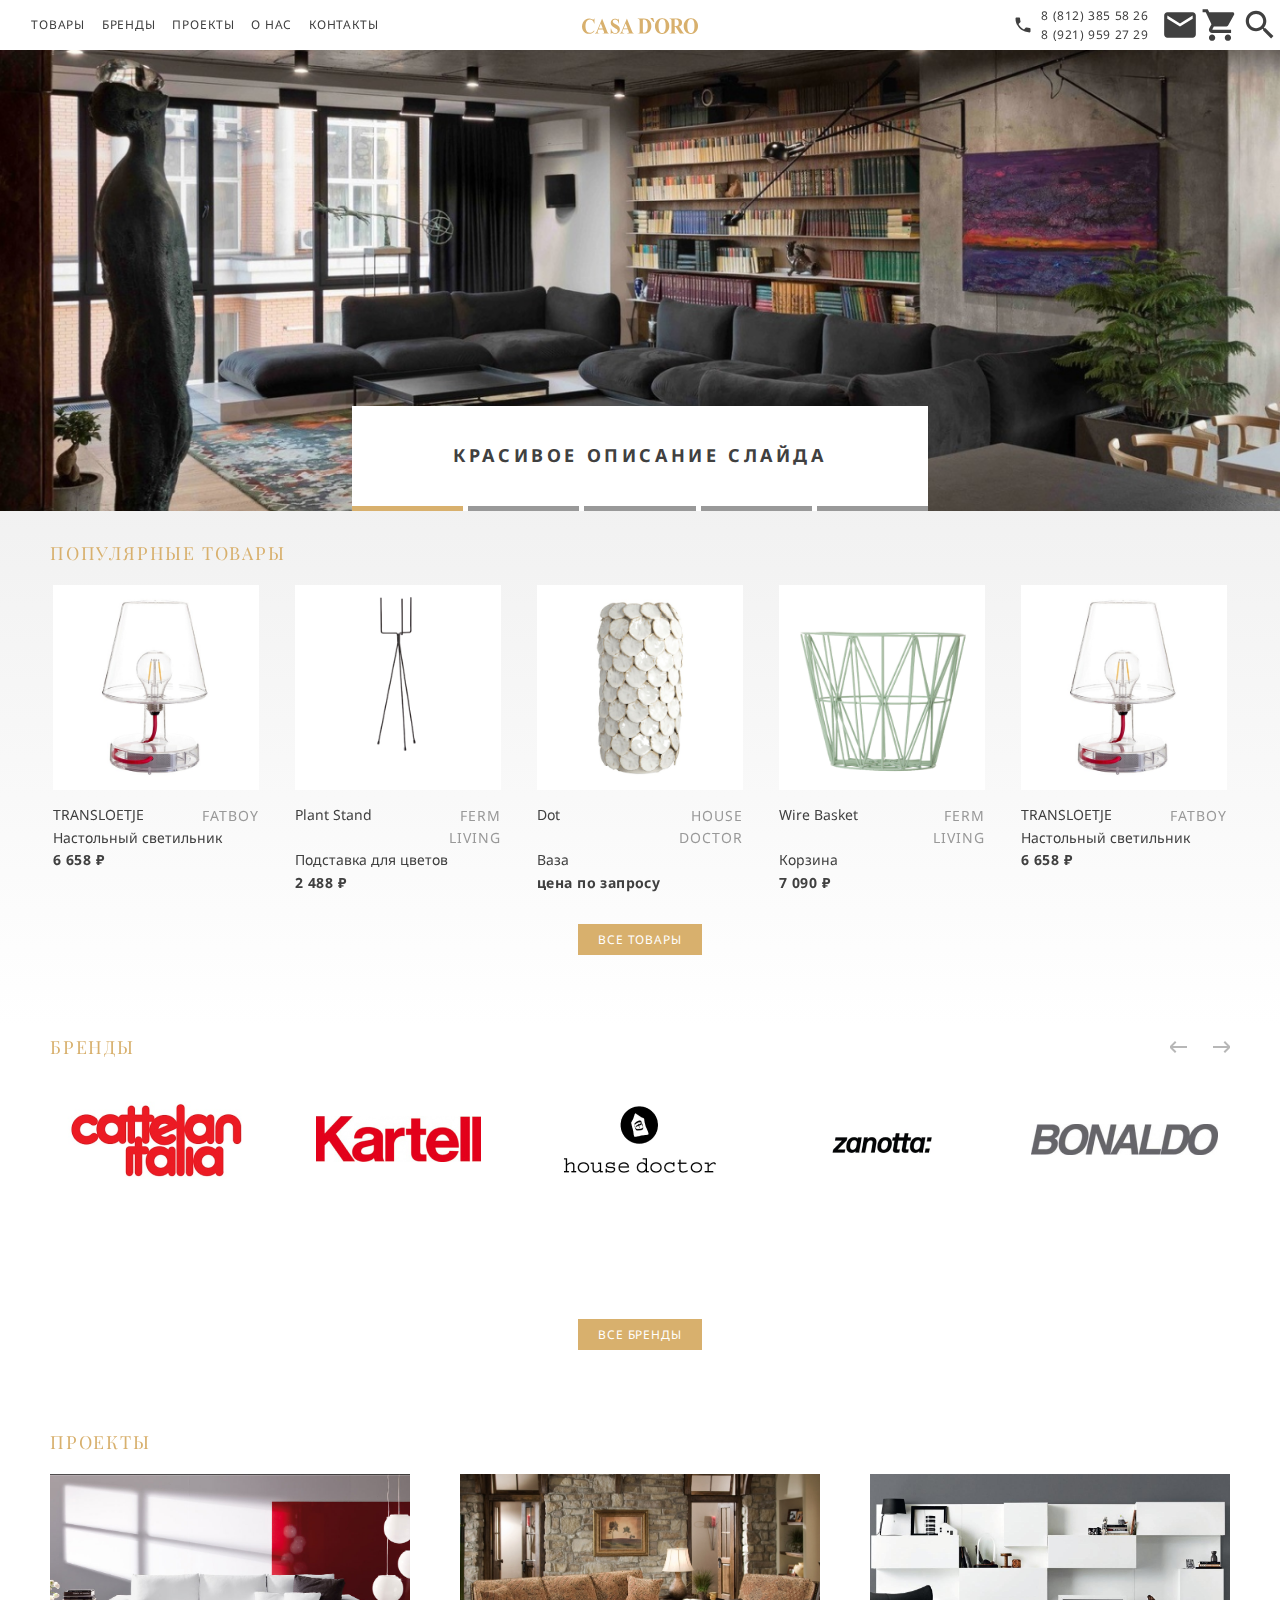
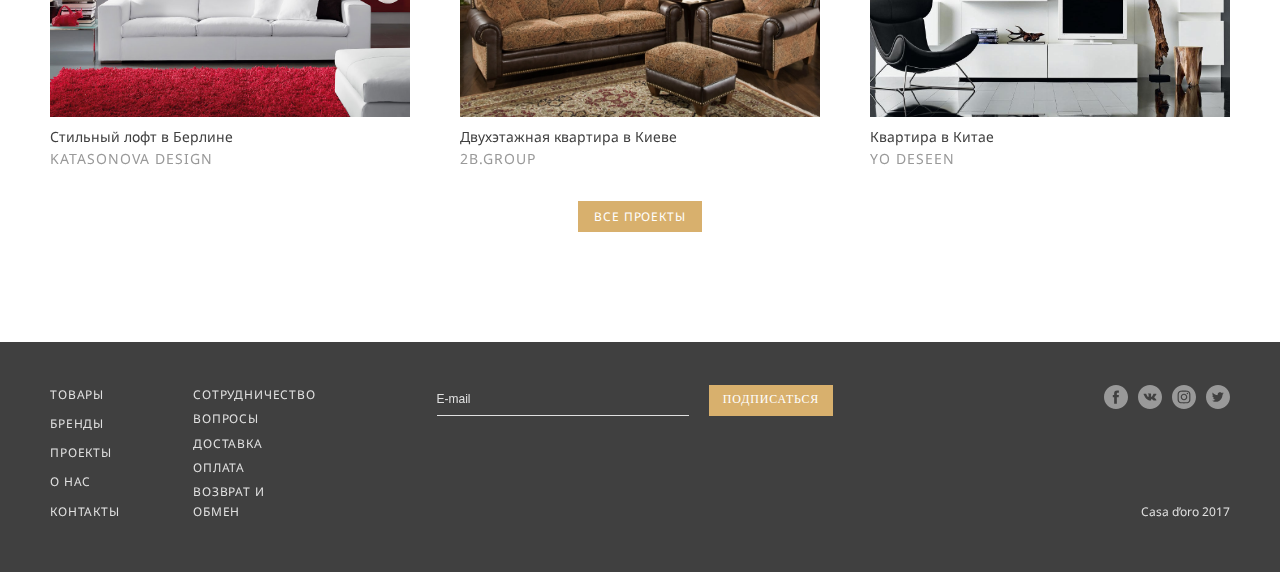
<file: index.html>
<!doctype html>
<html lang="ru">
<head>
    <meta charset="utf-8">
    <meta http-equiv="x-ua-compatible" content="ie=edge">
    <title>Casa D`oro</title>
    <meta name="description" content="">
    <meta name="viewport" content="width=device-width, initial-scale=1">
    <link rel="stylesheet" href="css/main.css">
</head>
<body>

<div class="wrapper">
    <header class="header container-fluid">
        <div class="header__wrapper row align-items-center justify-content-between">
            <nav class="header__nav col-4">
                <a href="" class="header__nav-item">товары</a>
                <a href="" class="header__nav-item">бренды</a>
                <a href="" class="header__nav-item">проекты</a>
                <a href="" class="header__nav-item">о нас</a>
                <a href="" class="header__nav-item">контакты</a>
            </nav>
            <a href="" class="header__logo col-4 text-center">
                <img src="img/icons/logo.svg" alt="">
            </a>
            <div class="header__right col-4">
                <div class="row">
                    <div class="header__icon header__icon-phone col">
                        <img src="img/icons/call.svg" alt="">
                        <span>
                            <a href="tel:+78123855826">8 (812) 385 58 26</a> <br>
                            <a href="tel:+79219592729">8 (921) 959 27 29</a>
                        </span>
                    </div>
                    <a href="" class="header__icon col">
                        <img src="img/icons/email.svg" alt="">
                    </a>
                    <a href="" class="header__icon col">
                        <img src="img/icons/buy.svg" alt="">
                    </a>
                    <a href="" class="header__icon col">
                        <img src="img/icons/ic_search.svg" alt="">
                    </a>
                </div>
            </div>
        </div>
    </header>

    <div class="big-slider">
        <div class="big-slider__item">
            <img src="img/test-images/b5.png" alt="">
            <div class="big-slider__item-desc">
                <p> Красивое описание слайда</p>
            </div>
        </div>
        <div class="big-slider__item">
            <img src="img/test-images/b1.jpg" alt="">
            <div class="big-slider__item-desc">
                <p>Красивое описание слайда 2</p>
            </div>
        </div>
        <div class="big-slider__item">
            <img src="img/test-images/b2.jpg" alt="">
            <div class="big-slider__item-desc">
                <p>Красивое описание слайда 3</p>
            </div>
        </div>
        <div class="big-slider__item">
            <img src="img/test-images/b5.jpg" alt="">
            <div class="big-slider__item-desc">
                <p>Красивое описание слайда 4</p>
            </div>
        </div>
        <div class="big-slider__item">
            <img src="img/test-images/b4.jpg" alt="">
            <div class="big-slider__item-desc">
                <p>Красивое описание слайда 5</p>
            </div>
        </div>
    </div>

    <div class="content container-fluid">
        <div class="row">
            <div class="block col-12">
                <div class="top-bg"></div>
                <div class="row">
                    <h3 class="block__title link-title col-12">ПОПУЛЯРНЫЕ ТОВАРЫ</h3>

                    <div class="block-slider__arrows-wrap"></div>
                    <div class="block-slider col-12">

                        <a href="" class="product ">
                            <div class="product__img">
                                <img src="img/test-images/p1.png" alt="">
                            </div>
                            <div class="product__text row">
                                <div class="col-12">
                                    <div class="row justify-content-between">
                                        <h5 class="product__name col">TRANSLOETJE</h5>
                                        <p class="product__brand col">FATBOY</p>
                                    </div>
                                </div>
                                <div class="col-12">
                                    <p class="product__desc">Настольный светильник</p>
                                    <p class="product__price">6 658 ₽</p>
                                </div>
                            </div>
                        </a>
                        <a href="" class="product ">
                            <div class="product__img">
                                <img src="img/test-images/p2.png" alt="">
                            </div>
                            <div class="product__text row">
                                <div class="col-12">
                                    <div class="row justify-content-between">
                                        <h5 class="product__name col">Plant Stand</h5>
                                        <p class="product__brand col">Ferm Living</p>
                                    </div>
                                </div>
                                <div class="col-12">
                                    <p class="product__desc">Подставка для цветов</p>
                                    <p class="product__price">2 488 ₽</p>
                                </div>
                            </div>
                        </a>
                        <a href="" class="product ">
                            <div class="product__img">
                                <img src="img/test-images/p3.png" alt="">
                            </div>
                            <div class="product__text row">
                                <div class="col-12">
                                    <div class="row justify-content-between">
                                        <h5 class="product__name col">Dot</h5>
                                        <p class="product__brand col">House Doctor</p>
                                    </div>
                                </div>
                                <div class="col-12">
                                    <p class="product__desc">Ваза</p>
                                    <p class="product__price">цена по запросу</p>
                                </div>
                            </div>
                        </a>
                        <a href="" class="product ">
                            <div class="product__img">
                                <img src="img/test-images/p4.png" alt="">
                            </div>
                            <div class="product__text row">
                                <div class="col-12">
                                    <div class="row justify-content-between">
                                        <h5 class="product__name col">Wire Basket</h5>
                                        <p class="product__brand col">Ferm Living</p>
                                    </div>
                                </div>
                                <div class="col-12">
                                    <p class="product__desc">Корзина</p>
                                    <p class="product__price">7 090 ₽</p>
                                </div>
                            </div>
                        </a>
                        <a href="" class="product ">
                            <div class="product__img">
                                <img src="img/test-images/p1.png" alt="">
                            </div>
                            <div class="product__text row">
                                <div class="col-12">
                                    <div class="row justify-content-between">
                                        <h5 class="product__name col">TRANSLOETJE</h5>
                                        <p class="product__brand col">FATBOY</p>
                                    </div>
                                </div>
                                <div class="col-12">
                                    <p class="product__desc">Настольный светильник</p>
                                    <p class="product__price">6 658 ₽</p>
                                </div>
                            </div>
                        </a>
                    </div>
                    <div class="col-12 text-center"><a href="" class="block__btn btn">все товары</a></div>
                </div>
            </div>

            <div class="block col-12">

                <div class="row">
                    <h3 class="block__title link-title col-12">Бренды</h3>

                    <div class="block-slider__arrows-wrap"></div>
                    <div class="block-slider block-slider--brand col-12">

                        <a href="" class="brand">
                            <div class="brand__img">
                                <img src="img/test-images/s3.png" alt="">
                            </div>
                            <div class="brand__text row">
                                <div class="col-12">
                                    <p class="brand__name">cattelan italia</p>
                                    <p class="brand__desc">286 товара в 21 категориях</p>
                                </div>
                            </div>
                        </a>
                        <a href="" class="brand">
                            <div class="brand__img">
                                <img src="img/test-images/s1.png" alt="">
                            </div>
                            <div class="brand__text row">
                                <div class="col-12">
                                    <p class="brand__name">kartell</p>
                                    <p class="brand__desc">286 товара в 21 категориях</p>
                                </div>
                            </div>
                        </a>
                        <a href="" class="brand">
                            <div class="brand__img">
                                <img src="img/test-images/s2.png" alt="">
                            </div>
                            <div class="brand__text row">
                                <div class="col-12">
                                    <p class="brand__name">house doctor</p>
                                    <p class="brand__desc">286 товара в 21 категориях</p>
                                </div>
                            </div>
                        </a>
                        <a href="" class="brand">
                            <div class="brand__img">
                                <img src="img/test-images/s4.png" alt="">
                            </div>
                            <div class="brand__text row">
                                <div class="col-12">
                                    <p class="brand__name">zanotta</p>
                                    <p class="brand__desc">286 товара в 21 категориях</p>
                                </div>
                            </div>
                        </a>
                        <a href="" class="brand">
                            <div class="brand__img">
                                <img src="img/test-images/s5.png" alt="">
                            </div>
                            <div class="brand__text row">
                                <div class="col-12">
                                    <p class="brand__name">bonaldo</p>
                                    <p class="brand__desc">286 товара в 21 категориях</p>
                                </div>
                            </div>
                        </a>
                        <a href="" class="brand">
                            <div class="brand__img">
                                <img src="img/test-images/s6.png" alt="">
                            </div>
                            <div class="brand__text row">
                                <div class="col-12">
                                    <p class="brand__name">airnova</p>
                                    <p class="brand__desc">286 товара в 21 категориях</p>
                                </div>
                            </div>
                        </a>
                        <a href="" class="brand">
                            <div class="brand__img">
                                <img src="img/test-images/s2.png" alt="">
                            </div>
                            <div class="brand__text row">
                                <div class="col-12">
                                    <p class="brand__name">house doctor</p>
                                    <p class="brand__desc">286 товара в 21 категориях</p>
                                </div>
                            </div>
                        </a>
                    </div>
                    <div class="col-12 text-center"><a href="" class="block__btn btn">все бренды</a></div>
                </div>
            </div>

            <div class="block col-12">
                <div class="row">
                    <h3 class="block__title link-title col-12">проекты</h3>

                    <div class="projects__wrap col-12">
                        <div class="row">
                            <a href="" class="projects-item col-4">
                                <div class="projects-item__img">
                                    <img src="img/test-images/1.jpg" alt="">
                                </div>
                                <div class="projects-item__text">
                                    <h5 class="projects-item__name">
                                        Стильный лофт в Берлине
                                    </h5>
                                    <p class="projects-item__desc">katasonova design</p>
                                </div>
                            </a>
                            <a href="" class="projects-item col-4">
                                <div class="projects-item__img">
                                    <img src="img/test-images/5.jpg" alt="">
                                </div>
                                <div class="projects-item__text">
                                    <h5 class="projects-item__name">
                                        Двухэтажная квартира в Киеве
                                    </h5>
                                    <p class="projects-item__desc">2B.Group</p>
                                </div>
                            </a>
                            <a href="" class="projects-item col-4">
                                <div class="projects-item__img">
                                    <img src="img/test-images/4.jpg" alt="">
                                </div>
                                <div class="projects-item__text">
                                    <h5 class="projects-item__name">
                                        Квартира в Китае
                                    </h5>
                                    <p class="projects-item__desc">yo deseen</p>
                                </div>
                            </a>

                        </div>
                    </div>

                    <div class="col-12 text-center"><a href="" class="block__btn btn">все проекты</a></div>
                </div>
            </div>

        </div>
    </div>

</div>


<footer class="footer container-fluid">
    <div class="row justify-content-between">
        <div class="footer__nav col-4">
            <div class="row">
                <div class="footer__nav-col col-6">
                    <a class="footer__nav-item" href="">товары</a>
                    <a class="footer__nav-item" href="">бренды</a>
                    <a class="footer__nav-item" href="">проекты</a>
                    <a class="footer__nav-item" href="">о нас</a>
                    <a class="footer__nav-item" href="">контакты</a>

                </div>
                <div class="footer__nav-col col-6">
                    <a class="footer__nav-item" href="">сотрудничество</a>
                    <a class="footer__nav-item" href="">вопросы</a>
                    <a class="footer__nav-item" href="">доставка</a>
                    <a class="footer__nav-item" href="">оплата</a>
                    <a class="footer__nav-item" href="">возврат и обмен</a>

                </div>
            </div>
        </div>

        <div class="footer__subs col-4">
            <form class="footer__subs-form" action="">
                <input class="footer__subs-input" type="text" placeholder="E-mail">
                <button  type="submit" class="footer__subs-btn btn">подписаться</button>
            </form>
        </div>

        <div class="footer__social col-4">
            <div class="row">
                <div class="footer__social-col col-12">
                    <a href="">
                        <img src="img/icons/fb.svg" alt="">
                    </a>
                    <a href="">
                        <img src="img/icons/vk.svg" alt="">
                    </a>
                    <a href="">
                        <img src="img/icons/insta.svg" alt="">
                    </a>
                    <a href="">
                        <img src="img/icons/tw.svg" alt="">
                    </a>
                </div>
                <div class="footer__social-col col-12">
                   <p class="footer__social-name">Casa d’oro 2017</p>
                </div>
            </div>
        </div>
    </div>
</footer>


<script src="https://code.jquery.com/jquery-3.2.1.min.js"
        integrity="sha256-hwg4gsxgFZhOsEEamdOYGBf13FyQuiTwlAQgxVSNgt4=" crossorigin="anonymous"></script>
<script>window.jQuery || document.write('<script src="js/vendor/jquery-3.2.1.min.js"><\/script>')</script>
<script src="js/vendor/slick.min.js"></script>
<script src="js/main.js"></script>

</body>
</html>
</file>
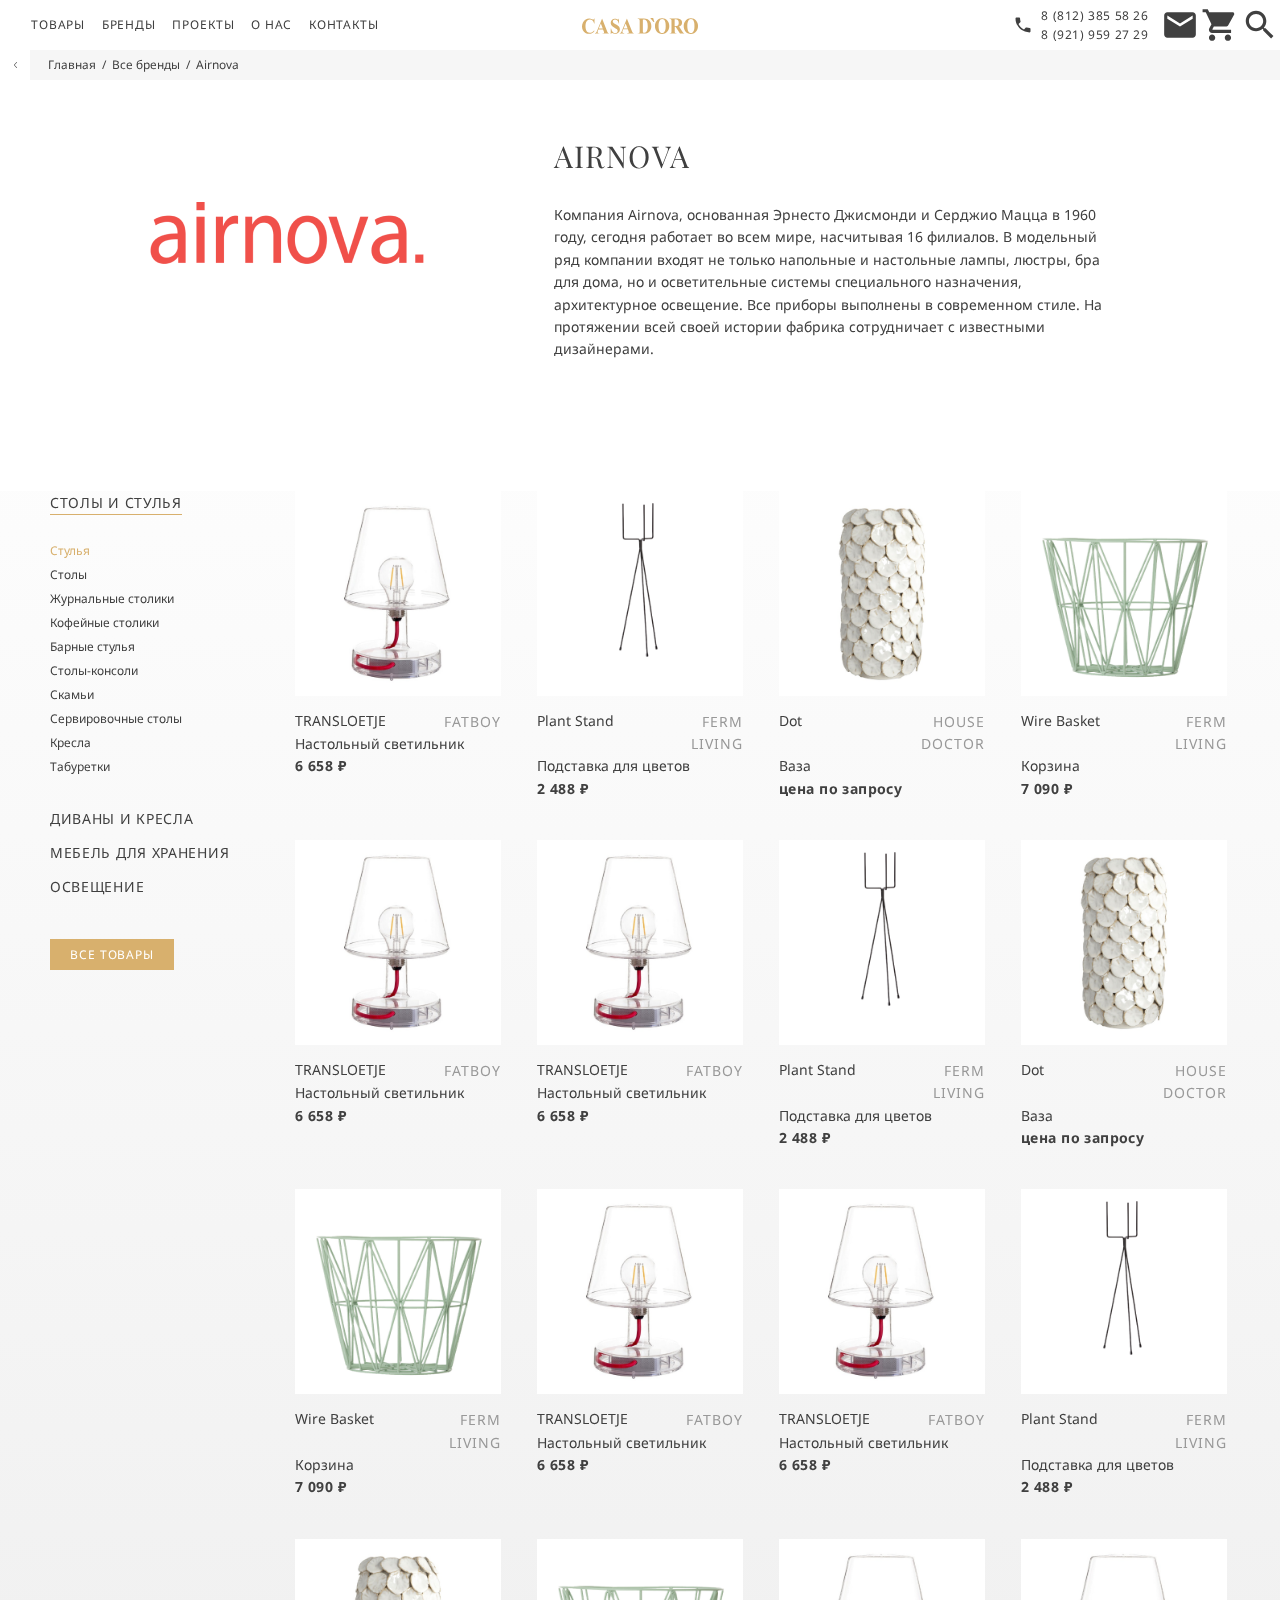
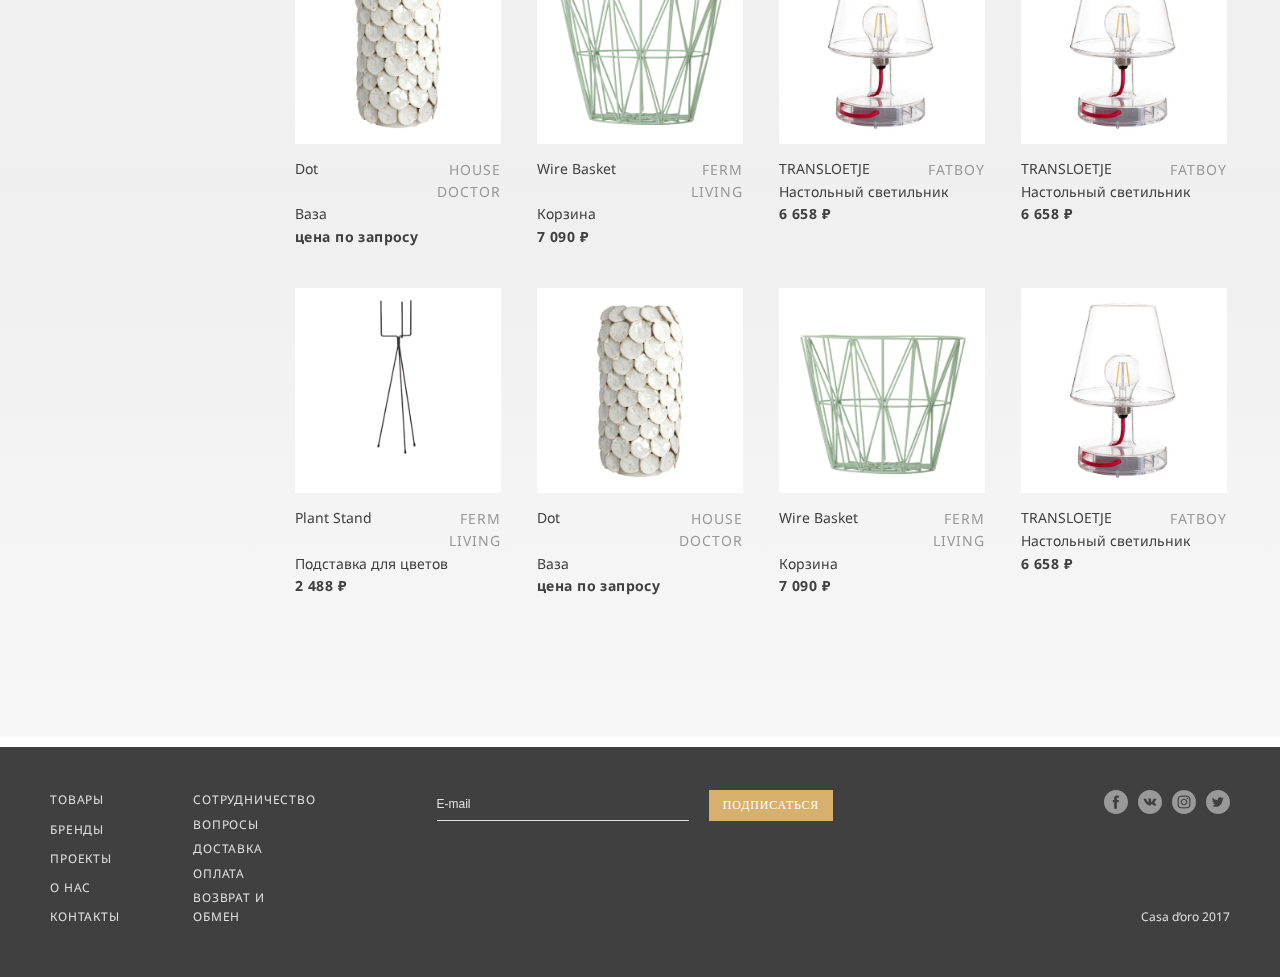
<file: brand-item.html>
<!doctype html>
<html lang="ru">

<head>
    <meta charset="utf-8">
    <meta http-equiv="x-ua-compatible" content="ie=edge">
    <title>Casa D`oro</title>
    <meta name="description" content="">
    <meta name="viewport" content="width=device-width, initial-scale=1">
    <link rel="stylesheet" href="css/main.css">
</head>

<body>

    <div class="wrapper">
        <header class="header container-fluid">
            <div class="header__wrapper row align-items-center justify-content-between">
                <nav class="header__nav col-4">
                    <a href="" class="header__nav-item">товары</a>
                    <a href="" class="header__nav-item">бренды</a>
                    <a href="" class="header__nav-item">проекты</a>
                    <a href="" class="header__nav-item">о нас</a>
                    <a href="" class="header__nav-item">контакты</a>
                </nav>
                <a href="" class="header__logo col-4 text-center">
                    <img src="img/icons/logo.svg" alt="">
                </a>
                <div class="header__right col-4">
                    <div class="row">
                        <div class="header__icon header__icon-phone col">
                            <img src="img/icons/call.svg" alt="">
                            <span>
                            <a href="tel:+78123855826">8 (812) 385 58 26</a> <br>
                            <a href="tel:+79219592729">8 (921) 959 27 29</a>
                        </span>
                        </div>
                        <a href="" class="header__icon col">
                            <img src="img/icons/email.svg" alt="">
                        </a>
                        <a href="" class="header__icon col">
                            <img src="img/icons/buy.svg" alt="">
                        </a>
                        <a href="" class="header__icon col">
                            <img src="img/icons/ic_search.svg" alt="">
                        </a>
                    </div>
                </div>
            </div>
        </header>
        <div class="breadcrumbs container-fluid">
            <a class="breadcrumbs__back" href=""><img src="img/icons/b-arrow.svg" alt=""></a>
            <nav>
                <a class="breadcrumbs__item" href="">Главная</a> /
                <a class="breadcrumbs__item" href="">Все бренды</a> /
                <a class="breadcrumbs__item" href="">Airnova</a>

            </nav>
        </div>

        <div class="brand-item content container-fluid">
            <div class="row">
                <div class="block col-12">
                    <div class="brand-item__top row">
                        <div class="brand-item__top-img col-5">
                            <img src="img/test-images/c1.png" alt="">
                        </div>
                        <div class="brand-item__top-desc col-7">
                            <h1 class="brand-item__top-title">Airnova</h1>
                            <p>Компания Airnova, основанная Эрнесто Джисмонди и Серджио Мацца в 1960 году, сегодня работает во всем мире, насчитывая 16 филиалов. В модельный ряд компании входят не только напольные и настольные лампы, люстры, бра для дома, но и осветительные системы специального назначения, архитектурное освещение. Все приборы выполнены в современном стиле. На протяжении всей своей истории фабрика сотрудничает с известными дизайнерами.</p>
                        </div>
                    </div>

                    <div class="brand-item__row row">
                        <div class="brand-item__bg top-bg"></div>
                        <div class="all-brand-sidebar col">
                            <div class="brand-frame__cat-type brand-frame__cat-type--active">
                                <p class="brand-frame__cat-name ">столы и стулья</p>
                                <div class="brand-frame__cat-wrap ">
                                    <a href="" class="brand-frame__cat-item brand-frame__cat-item--active">Cтулья</a>
                                    <a href="" class="brand-frame__cat-item">Столы</a>
                                    <a href="" class="brand-frame__cat-item">Журнальные столики</a>
                                    <a href="" class="brand-frame__cat-item">Кофейные столики</a>
                                    <a href="" class="brand-frame__cat-item">Барные стулья</a>
                                    <a href="" class="brand-frame__cat-item">Столы-консоли</a>
                                    <a href="" class="brand-frame__cat-item">Скамьи</a>
                                    <a href="" class="brand-frame__cat-item">Сервировочные столы</a>
                                    <a href="" class="brand-frame__cat-item">Кресла</a>
                                    <a href="" class="brand-frame__cat-item">Табуретки</a>
                                </div>
                            </div>
                            <div class="brand-frame__cat-type">
                                <p class="brand-frame__cat-name">диваны и кресла</p>
                                <div class="brand-frame__cat-wrap">
                                    <a href="" class="brand-frame__cat-item">Cтулья</a>
                                    <a href="" class="brand-frame__cat-item brand-frame__cat-item--active">Столы</a>
                                    <a href="" class="brand-frame__cat-item">Журнальные столики</a>
                                    <a href="" class="brand-frame__cat-item">Кофейные столики</a>
                                    <a href="" class="brand-frame__cat-item">Барные стулья</a>
                                    <a href="" class="brand-frame__cat-item">Столы-консоли</a>
                                    <a href="" class="brand-frame__cat-item">Скамьи</a>
                                    <a href="" class="brand-frame__cat-item">Сервировочные столы</a>
                                    <a href="" class="brand-frame__cat-item">Кресла</a>
                                    <a href="" class="brand-frame__cat-item">Табуретки</a>
                                </div>
                            </div>
                            <div class="brand-frame__cat-type">
                                <p class="brand-frame__cat-name">мебель для хранения</p>
                                <div class="brand-frame__cat-wrap">
                                    <a href="" class="brand-frame__cat-item">Cтулья</a>
                                    <a href="" class="brand-frame__cat-item">Столы</a>
                                    <a href="" class="brand-frame__cat-item">Журнальные столики</a>
                                    <a href="" class="brand-frame__cat-item brand-frame__cat-item--active">Кофейные
                                    столики</a>
                                    <a href="" class="brand-frame__cat-item">Барные стулья</a>
                                    <a href="" class="brand-frame__cat-item">Столы-консоли</a>
                                    <a href="" class="brand-frame__cat-item">Скамьи</a>
                                    <a href="" class="brand-frame__cat-item">Сервировочные столы</a>
                                    <a href="" class="brand-frame__cat-item">Кресла</a>
                                    <a href="" class="brand-frame__cat-item">Табуретки</a>
                                </div>
                            </div>
                            <div class="brand-frame__cat-type">
                                <p class="brand-frame__cat-name">освещение</p>
                                <div class="brand-frame__cat-wrap">
                                    <a href="" class="brand-frame__cat-item">Cтулья</a>
                                    <a href="" class="brand-frame__cat-item">Столы</a>
                                    <a href="" class="brand-frame__cat-item">Журнальные столики</a>
                                    <a href="" class="brand-frame__cat-item">Кофейные столики</a>
                                    <a href="" class="brand-frame__cat-item">Барные стулья</a>
                                    <a href="" class="brand-frame__cat-item">Столы-консоли</a>
                                    <a href="" class="brand-frame__cat-item">Скамьи</a>
                                    <a href="" class="brand-frame__cat-item brand-frame__cat-item--active">Сервировочные
                                    столы</a>
                                    <a href="" class="brand-frame__cat-item">Кресла</a>
                                    <a href="" class="brand-frame__cat-item">Табуретки</a>
                                </div>
                            </div>
                            <a href="" class="brand-frame__btn block__btn btn">все товары</a>
                        </div>
                        <div class="all-brand-products col">
                            <div class="row">
                                <a href="" class="brand-item__product product col-3">
                                    <div class="product__img">
                                        <img src="img/test-images/p1.png" alt="">
                                    </div>
                                    <div class="product__text row">
                                        <div class="col-12">
                                            <div class="row justify-content-between">
                                                <h5 class="product__name col">TRANSLOETJE</h5>
                                                <p class="product__brand col">FATBOY</p>
                                            </div>
                                        </div>
                                        <div class="col-12">
                                            <p class="product__desc">Настольный светильник</p>
                                            <p class="product__price">6 658 ₽</p>
                                        </div>
                                    </div>
                                </a>
                                <a href="" class="brand-item__product product col-3">
                                    <div class="product__img">
                                        <img src="img/test-images/p2.png" alt="">
                                    </div>
                                    <div class="product__text row">
                                        <div class="col-12">
                                            <div class="row justify-content-between">
                                                <h5 class="product__name col">Plant Stand</h5>
                                                <p class="product__brand col">Ferm Living</p>
                                            </div>
                                        </div>
                                        <div class="col-12">
                                            <p class="product__desc">Подставка для цветов</p>
                                            <p class="product__price">2 488 ₽</p>
                                        </div>
                                    </div>
                                </a>
                                <a href="" class="brand-item__product product col-3">
                                    <div class="product__img">
                                        <img src="img/test-images/p3.png" alt="">
                                    </div>
                                    <div class="product__text row">
                                        <div class="col-12">
                                            <div class="row justify-content-between">
                                                <h5 class="product__name col">Dot</h5>
                                                <p class="product__brand col">House Doctor</p>
                                            </div>
                                        </div>
                                        <div class="col-12">
                                            <p class="product__desc">Ваза</p>
                                            <p class="product__price">цена по запросу</p>
                                        </div>
                                    </div>
                                </a>
                                <a href="" class="brand-item__product product col-3">
                                    <div class="product__img">
                                        <img src="img/test-images/p4.png" alt="">
                                    </div>
                                    <div class="product__text row">
                                        <div class="col-12">
                                            <div class="row justify-content-between">
                                                <h5 class="product__name col">Wire Basket</h5>
                                                <p class="product__brand col">Ferm Living</p>
                                            </div>
                                        </div>
                                        <div class="col-12">
                                            <p class="product__desc">Корзина</p>
                                            <p class="product__price">7 090 ₽</p>
                                        </div>
                                    </div>
                                </a>
                                <a href="" class="brand-item__product product col-3">
                                    <div class="product__img">
                                        <img src="img/test-images/p1.png" alt="">
                                    </div>
                                    <div class="product__text row">
                                        <div class="col-12">
                                            <div class="row justify-content-between">
                                                <h5 class="product__name col">TRANSLOETJE</h5>
                                                <p class="product__brand col">FATBOY</p>
                                            </div>
                                        </div>
                                        <div class="col-12">
                                            <p class="product__desc">Настольный светильник</p>
                                            <p class="product__price">6 658 ₽</p>
                                        </div>
                                    </div>
                                </a>
                                <a href="" class="brand-item__product product col-3">
                                    <div class="product__img">
                                        <img src="img/test-images/p1.png" alt="">
                                    </div>
                                    <div class="product__text row">
                                        <div class="col-12">
                                            <div class="row justify-content-between">
                                                <h5 class="product__name col">TRANSLOETJE</h5>
                                                <p class="product__brand col">FATBOY</p>
                                            </div>
                                        </div>
                                        <div class="col-12">
                                            <p class="product__desc">Настольный светильник</p>
                                            <p class="product__price">6 658 ₽</p>
                                        </div>
                                    </div>
                                </a>
                                <a href="" class="brand-item__product product col-3">
                                    <div class="product__img">
                                        <img src="img/test-images/p2.png" alt="">
                                    </div>
                                    <div class="product__text row">
                                        <div class="col-12">
                                            <div class="row justify-content-between">
                                                <h5 class="product__name col">Plant Stand</h5>
                                                <p class="product__brand col">Ferm Living</p>
                                            </div>
                                        </div>
                                        <div class="col-12">
                                            <p class="product__desc">Подставка для цветов</p>
                                            <p class="product__price">2 488 ₽</p>
                                        </div>
                                    </div>
                                </a>
                                <a href="" class="brand-item__product product col-3">
                                    <div class="product__img">
                                        <img src="img/test-images/p3.png" alt="">
                                    </div>
                                    <div class="product__text row">
                                        <div class="col-12">
                                            <div class="row justify-content-between">
                                                <h5 class="product__name col">Dot</h5>
                                                <p class="product__brand col">House Doctor</p>
                                            </div>
                                        </div>
                                        <div class="col-12">
                                            <p class="product__desc">Ваза</p>
                                            <p class="product__price">цена по запросу</p>
                                        </div>
                                    </div>
                                </a>
                                <a href="" class="brand-item__product product col-3">
                                    <div class="product__img">
                                        <img src="img/test-images/p4.png" alt="">
                                    </div>
                                    <div class="product__text row">
                                        <div class="col-12">
                                            <div class="row justify-content-between">
                                                <h5 class="product__name col">Wire Basket</h5>
                                                <p class="product__brand col">Ferm Living</p>
                                            </div>
                                        </div>
                                        <div class="col-12">
                                            <p class="product__desc">Корзина</p>
                                            <p class="product__price">7 090 ₽</p>
                                        </div>
                                    </div>
                                </a>
                                <a href="" class="brand-item__product product col-3">
                                    <div class="product__img">
                                        <img src="img/test-images/p1.png" alt="">
                                    </div>
                                    <div class="product__text row">
                                        <div class="col-12">
                                            <div class="row justify-content-between">
                                                <h5 class="product__name col">TRANSLOETJE</h5>
                                                <p class="product__brand col">FATBOY</p>
                                            </div>
                                        </div>
                                        <div class="col-12">
                                            <p class="product__desc">Настольный светильник</p>
                                            <p class="product__price">6 658 ₽</p>
                                        </div>
                                    </div>
                                </a>
                                <a href="" class="brand-item__product product col-3">
                                    <div class="product__img">
                                        <img src="img/test-images/p1.png" alt="">
                                    </div>
                                    <div class="product__text row">
                                        <div class="col-12">
                                            <div class="row justify-content-between">
                                                <h5 class="product__name col">TRANSLOETJE</h5>
                                                <p class="product__brand col">FATBOY</p>
                                            </div>
                                        </div>
                                        <div class="col-12">
                                            <p class="product__desc">Настольный светильник</p>
                                            <p class="product__price">6 658 ₽</p>
                                        </div>
                                    </div>
                                </a>
                                <a href="" class="brand-item__product product col-3">
                                    <div class="product__img">
                                        <img src="img/test-images/p2.png" alt="">
                                    </div>
                                    <div class="product__text row">
                                        <div class="col-12">
                                            <div class="row justify-content-between">
                                                <h5 class="product__name col">Plant Stand</h5>
                                                <p class="product__brand col">Ferm Living</p>
                                            </div>
                                        </div>
                                        <div class="col-12">
                                            <p class="product__desc">Подставка для цветов</p>
                                            <p class="product__price">2 488 ₽</p>
                                        </div>
                                    </div>
                                </a>
                                <a href="" class="brand-item__product product col-3">
                                    <div class="product__img">
                                        <img src="img/test-images/p3.png" alt="">
                                    </div>
                                    <div class="product__text row">
                                        <div class="col-12">
                                            <div class="row justify-content-between">
                                                <h5 class="product__name col">Dot</h5>
                                                <p class="product__brand col">House Doctor</p>
                                            </div>
                                        </div>
                                        <div class="col-12">
                                            <p class="product__desc">Ваза</p>
                                            <p class="product__price">цена по запросу</p>
                                        </div>
                                    </div>
                                </a>
                                <a href="" class="brand-item__product product col-3">
                                    <div class="product__img">
                                        <img src="img/test-images/p4.png" alt="">
                                    </div>
                                    <div class="product__text row">
                                        <div class="col-12">
                                            <div class="row justify-content-between">
                                                <h5 class="product__name col">Wire Basket</h5>
                                                <p class="product__brand col">Ferm Living</p>
                                            </div>
                                        </div>
                                        <div class="col-12">
                                            <p class="product__desc">Корзина</p>
                                            <p class="product__price">7 090 ₽</p>
                                        </div>
                                    </div>
                                </a>
                                <a href="" class="brand-item__product product col-3">
                                    <div class="product__img">
                                        <img src="img/test-images/p1.png" alt="">
                                    </div>
                                    <div class="product__text row">
                                        <div class="col-12">
                                            <div class="row justify-content-between">
                                                <h5 class="product__name col">TRANSLOETJE</h5>
                                                <p class="product__brand col">FATBOY</p>
                                            </div>
                                        </div>
                                        <div class="col-12">
                                            <p class="product__desc">Настольный светильник</p>
                                            <p class="product__price">6 658 ₽</p>
                                        </div>
                                    </div>
                                </a>
                                <a href="" class="brand-item__product product col-3">
                                    <div class="product__img">
                                        <img src="img/test-images/p1.png" alt="">
                                    </div>
                                    <div class="product__text row">
                                        <div class="col-12">
                                            <div class="row justify-content-between">
                                                <h5 class="product__name col">TRANSLOETJE</h5>
                                                <p class="product__brand col">FATBOY</p>
                                            </div>
                                        </div>
                                        <div class="col-12">
                                            <p class="product__desc">Настольный светильник</p>
                                            <p class="product__price">6 658 ₽</p>
                                        </div>
                                    </div>
                                </a>
                                <a href="" class="brand-item__product product col-3">
                                    <div class="product__img">
                                        <img src="img/test-images/p2.png" alt="">
                                    </div>
                                    <div class="product__text row">
                                        <div class="col-12">
                                            <div class="row justify-content-between">
                                                <h5 class="product__name col">Plant Stand</h5>
                                                <p class="product__brand col">Ferm Living</p>
                                            </div>
                                        </div>
                                        <div class="col-12">
                                            <p class="product__desc">Подставка для цветов</p>
                                            <p class="product__price">2 488 ₽</p>
                                        </div>
                                    </div>
                                </a>
                                <a href="" class="brand-item__product product col-3">
                                    <div class="product__img">
                                        <img src="img/test-images/p3.png" alt="">
                                    </div>
                                    <div class="product__text row">
                                        <div class="col-12">
                                            <div class="row justify-content-between">
                                                <h5 class="product__name col">Dot</h5>
                                                <p class="product__brand col">House Doctor</p>
                                            </div>
                                        </div>
                                        <div class="col-12">
                                            <p class="product__desc">Ваза</p>
                                            <p class="product__price">цена по запросу</p>
                                        </div>
                                    </div>
                                </a>
                                <a href="" class="brand-item__product product col-3">
                                    <div class="product__img">
                                        <img src="img/test-images/p4.png" alt="">
                                    </div>
                                    <div class="product__text row">
                                        <div class="col-12">
                                            <div class="row justify-content-between">
                                                <h5 class="product__name col">Wire Basket</h5>
                                                <p class="product__brand col">Ferm Living</p>
                                            </div>
                                        </div>
                                        <div class="col-12">
                                            <p class="product__desc">Корзина</p>
                                            <p class="product__price">7 090 ₽</p>
                                        </div>
                                    </div>
                                </a>
                                <a href="" class="brand-item__product product col-3">
                                    <div class="product__img">
                                        <img src="img/test-images/p1.png" alt="">
                                    </div>
                                    <div class="product__text row">
                                        <div class="col-12">
                                            <div class="row justify-content-between">
                                                <h5 class="product__name col">TRANSLOETJE</h5>
                                                <p class="product__brand col">FATBOY</p>
                                            </div>
                                        </div>
                                        <div class="col-12">
                                            <p class="product__desc">Настольный светильник</p>
                                            <p class="product__price">6 658 ₽</p>
                                        </div>
                                    </div>
                                </a>
                            </div>
                        </div>
                    </div>
                </div>

            </div>
        </div>

    </div>

    <footer class="footer container-fluid">
        <div class="row justify-content-between">
            <div class="footer__nav col-4">
                <div class="row">
                    <div class="footer__nav-col col-6">
                        <a class="footer__nav-item" href="">товары</a>
                        <a class="footer__nav-item" href="">бренды</a>
                        <a class="footer__nav-item" href="">проекты</a>
                        <a class="footer__nav-item" href="">о нас</a>
                        <a class="footer__nav-item" href="">контакты</a>

                    </div>
                    <div class="footer__nav-col col-6">
                        <a class="footer__nav-item" href="">сотрудничество</a>
                        <a class="footer__nav-item" href="">вопросы</a>
                        <a class="footer__nav-item" href="">доставка</a>
                        <a class="footer__nav-item" href="">оплата</a>
                        <a class="footer__nav-item" href="">возврат и обмен</a>

                    </div>
                </div>
            </div>

            <div class="footer__subs col-4">
                <form class="footer__subs-form" action="">
                    <input class="footer__subs-input" type="text" placeholder="E-mail">
                    <button type="submit" class="footer__subs-btn btn">подписаться</button>
                </form>
            </div>

            <div class="footer__social col-4">
                <div class="row">
                    <div class="footer__social-col col-12">
                        <a href="">
                            <img src="img/icons/fb.svg" alt="">
                        </a>
                        <a href="">
                            <img src="img/icons/vk.svg" alt="">
                        </a>
                        <a href="">
                            <img src="img/icons/insta.svg" alt="">
                        </a>
                        <a href="">
                            <img src="img/icons/tw.svg" alt="">
                        </a>
                    </div>
                    <div class="footer__social-col col-12">
                        <p class="footer__social-name">Casa d’oro 2017</p>
                    </div>
                </div>
            </div>
        </div>
    </footer>

    <script src="https://code.jquery.com/jquery-3.2.1.min.js" integrity="sha256-hwg4gsxgFZhOsEEamdOYGBf13FyQuiTwlAQgxVSNgt4=" crossorigin="anonymous"></script>
    <script>
        window.jQuery || document.write('<script src="js/vendor/jquery-3.2.1.min.js"><\/script>')
    </script>
    <script src="js/vendor/slick.min.js"></script>
    <script src="js/main.js"></script>

</body>

</html>
</file>
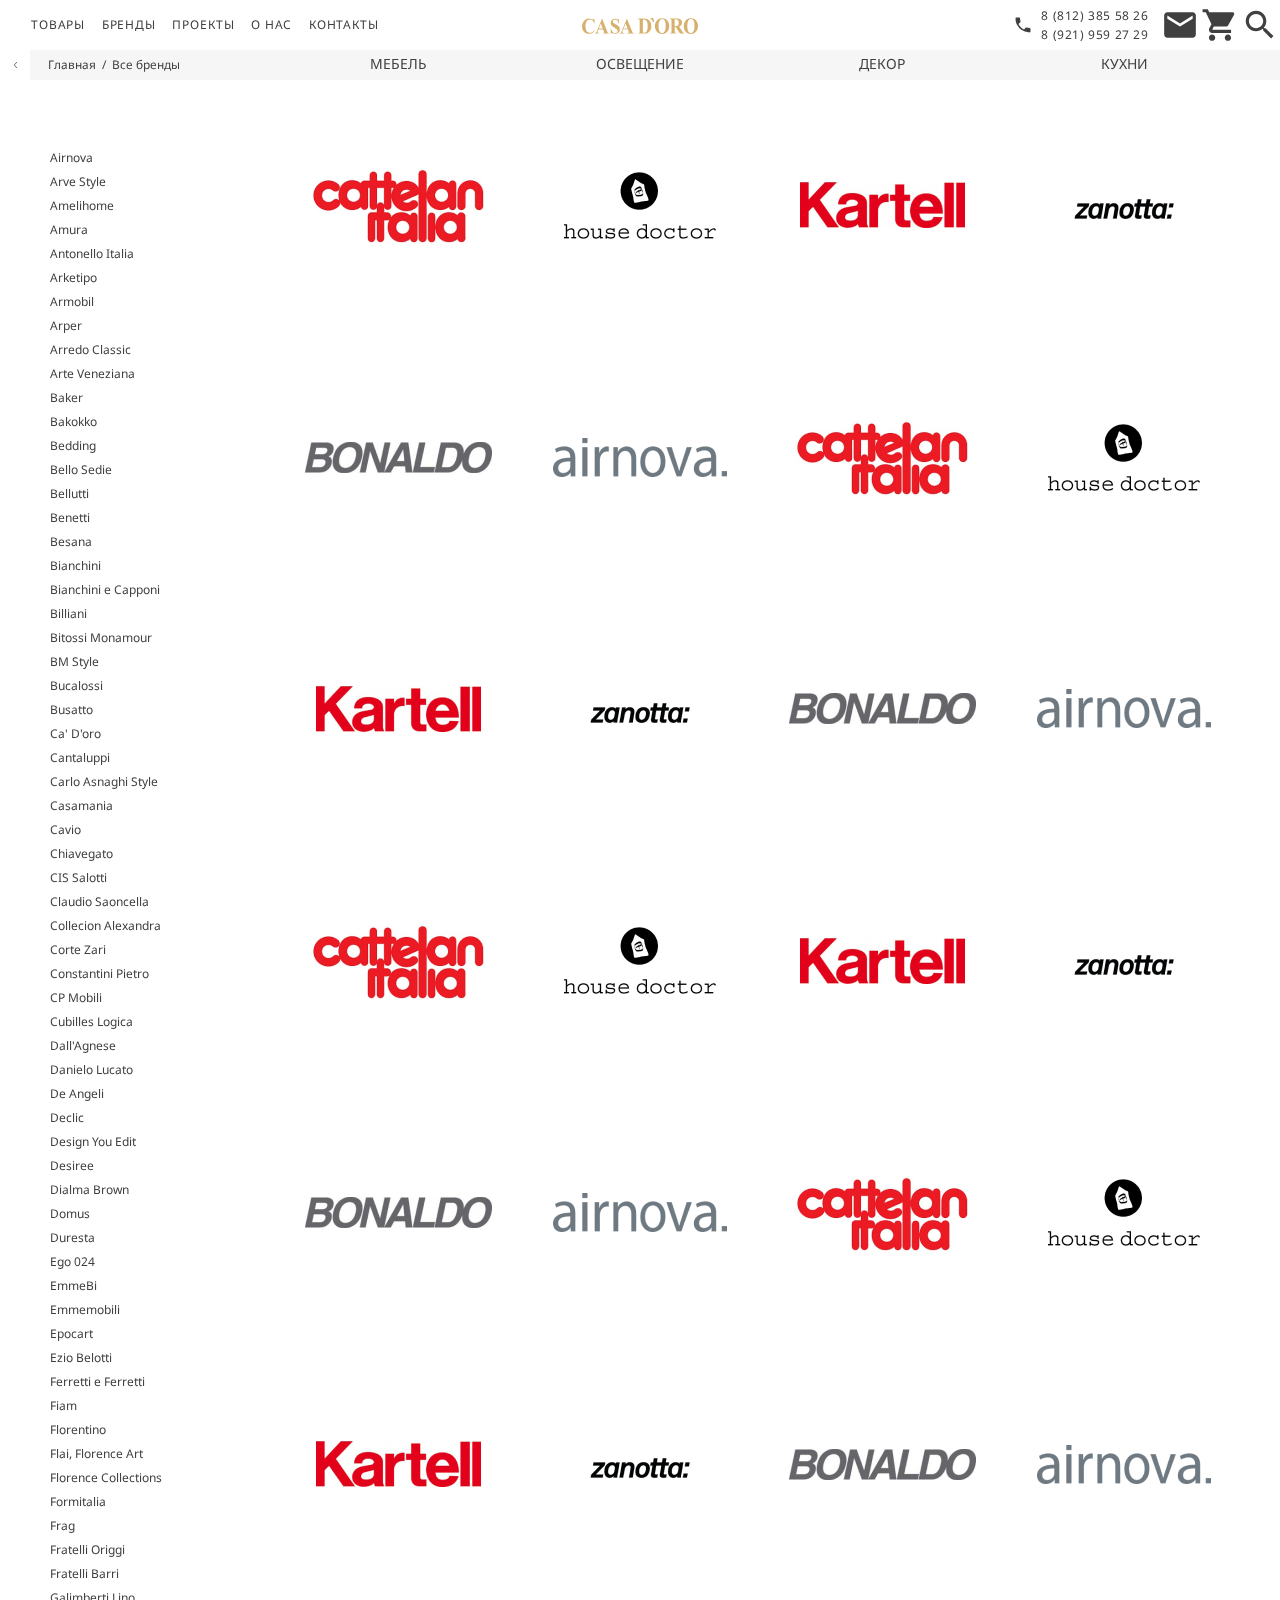
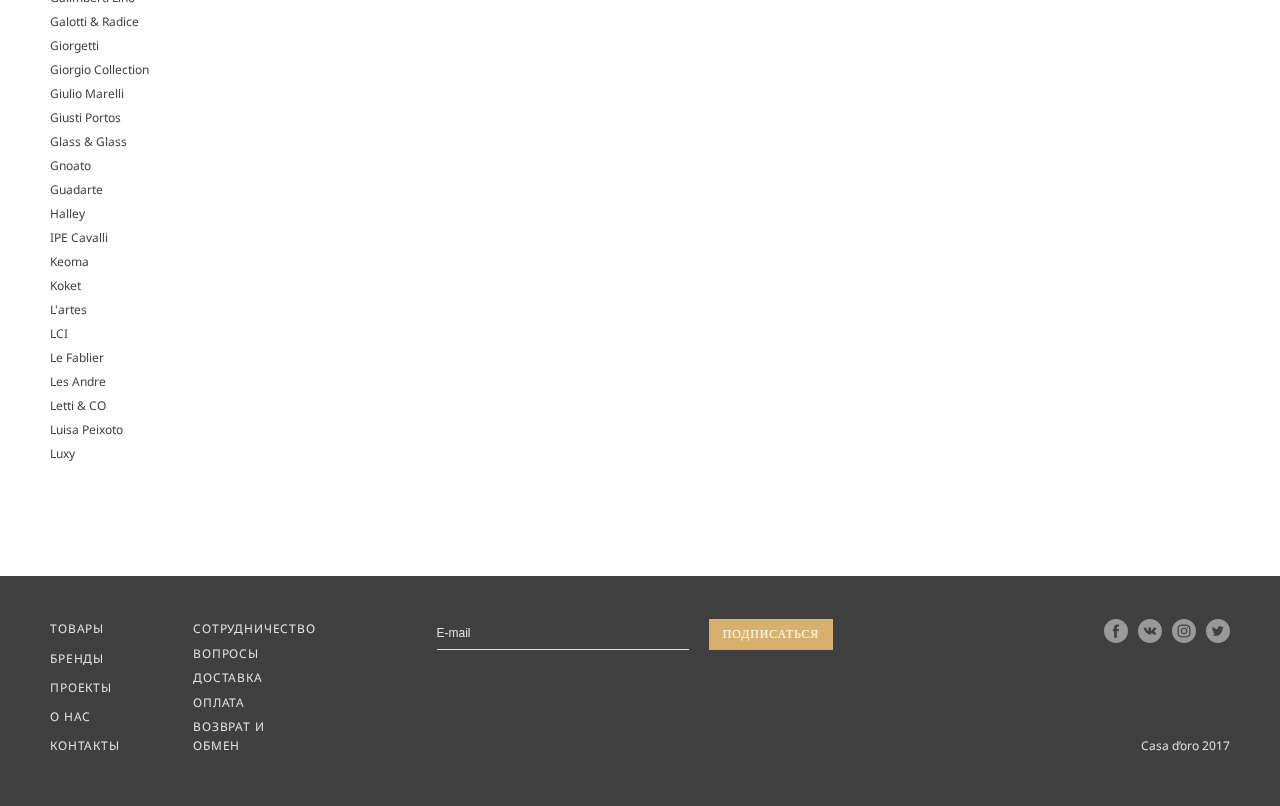
<file: brands.html>
<!doctype html>
<html lang="ru">
<head>
    <meta charset="utf-8">
    <meta http-equiv="x-ua-compatible" content="ie=edge">
    <title>Casa D`oro</title>
    <meta name="description" content="">
    <meta name="viewport" content="width=device-width, initial-scale=1">
    <link rel="stylesheet" href="css/main.css">
</head>
<body>

<div class="wrapper">
    <header class="header container-fluid">
        <div class="header__wrapper row align-items-center justify-content-between">
            <nav class="header__nav col-4">
                <a href="" class="header__nav-item">товары</a>
                <a href="" class="header__nav-item">бренды</a>
                <a href="" class="header__nav-item">проекты</a>
                <a href="" class="header__nav-item">о нас</a>
                <a href="" class="header__nav-item">контакты</a>
            </nav>
            <a href="" class="header__logo col-4 text-center">
                <img src="img/icons/logo.svg" alt="">
            </a>
            <div class="header__right col-4">
                <div class="row">
                    <div class="header__icon header__icon-phone col">
                        <img src="img/icons/call.svg" alt="">
                        <span>
                            <a href="tel:+78123855826">8 (812) 385 58 26</a> <br>
                            <a href="tel:+79219592729">8 (921) 959 27 29</a>
                        </span>
                    </div>
                    <a href="" class="header__icon col">
                        <img src="img/icons/email.svg" alt="">
                    </a>
                    <a href="" class="header__icon col">
                        <img src="img/icons/buy.svg" alt="">
                    </a>
                    <a href="" class="header__icon col">
                        <img src="img/icons/ic_search.svg" alt="">
                    </a>
                </div>
            </div>
        </div>
    </header>
    <div class="breadcrumbs container-fluid">
        <a class="breadcrumbs__back" href=""><img src="img/icons/b-arrow.svg" alt=""></a>
        <nav>
            <a class="breadcrumbs__item" href="">Главная</a> /
            <a class="breadcrumbs__item" href="">Все бренды</a>
        </nav>
    </div>

    <div class="all-brand content container-fluid">
        <div class="row">
            <div class="block col-12">
                <div class="all-brand-top-nav row">
                    <div class="all-brand__col all-brand-top-nav__item col"></div>
                    <div class="all-brand__col all-brand-top-nav__item col">
                        <div class="all-brand-top-nav__title">мебель</div>
                        <ul class="all-brand-top-nav__list">
                            <li class="all-brand-top-nav__list-item"><a href="">Столы и стулья</a></li>
                            <li class="all-brand-top-nav__list-item"><a href="">Диваны и кресла</a></li>
                            <li class="all-brand-top-nav__list-item"><a href="">Мебель для хранения</a></li>
                            <li class="all-brand-top-nav__list-item"><a href="">Садовая мебель</a></li>
                            <li class="all-brand-top-nav__list-item"><a href="">Кровати и тумбы</a></li>
                            <li class="all-brand-top-nav__list-item"><a href="">Мебель для хранения</a></li>
                        </ul>
                    </div>
                    <div class="all-brand__col all-brand-top-nav__item col">
                        <div class="all-brand-top-nav__title">освещение</div>
                        <ul class="all-brand-top-nav__list">
                            <li class="all-brand-top-nav__list-item"><a href="">Столы и стулья</a></li>
                            <li class="all-brand-top-nav__list-item"><a href="">Диваны и кресла</a></li>
                            <li class="all-brand-top-nav__list-item"><a href="">Мебель для хранения</a></li>
                            <li class="all-brand-top-nav__list-item"><a href="">Садовая мебель</a></li>
                            <li class="all-brand-top-nav__list-item"><a href="">Кровати и тумбы</a></li>
                            <li class="all-brand-top-nav__list-item"><a href="">Мебель для хранения</a></li>
                        </ul>
                    </div>
                    <div class="all-brand__col all-brand-top-nav__item col">
                        <div class="all-brand-top-nav__title">декор</div>
                        <ul class="all-brand-top-nav__list">
                            <li class="all-brand-top-nav__list-item"><a href="">Столы и стулья</a></li>
                            <li class="all-brand-top-nav__list-item"><a href="">Диваны и кресла</a></li>
                            <li class="all-brand-top-nav__list-item"><a href="">Мебель для хранения</a></li>
                            <li class="all-brand-top-nav__list-item"><a href="">Садовая мебель</a></li>
                            <li class="all-brand-top-nav__list-item"><a href="">Кровати и тумбы</a></li>
                            <li class="all-brand-top-nav__list-item"><a href="">Мебель для хранения</a></li>
                        </ul>
                    </div>
                    <div class="all-brand__col all-brand-top-nav__item col">
                        <div class="all-brand-top-nav__title">кухни</div>
                        <ul class="all-brand-top-nav__list">
                            <li class="all-brand-top-nav__list-item"><a href="">Столы и стулья</a></li>
                            <li class="all-brand-top-nav__list-item"><a href="">Диваны и кресла</a></li>
                            <li class="all-brand-top-nav__list-item"><a href="">Мебель для хранения</a></li>
                            <li class="all-brand-top-nav__list-item"><a href="">Садовая мебель</a></li>
                            <li class="all-brand-top-nav__list-item"><a href="">Кровати и тумбы</a></li>
                            <li class="all-brand-top-nav__list-item"><a href="">Мебель для хранения</a></li>
                        </ul>
                    </div>
                </div>

                <div class="row">
                    <div class="all-brand-sidebar col">
                        <a href="" class="all-brand-sidebar__item"></a>
                        <a href="" class="all-brand-sidebar__item">
                            Аirnova</a>
                        <a href="" class="all-brand-sidebar__item">Arve Style</a>
                        <a href="" class="all-brand-sidebar__item">Amelihome</a>
                        <a href="" class="all-brand-sidebar__item">Amura</a>
                        <a href="" class="all-brand-sidebar__item">Antonello
                            Italia</a>
                        <a href="" class="all-brand-sidebar__item">Arketipo</a>
                        <a href="" class="all-brand-sidebar__item">Armobil</a>
                        <a href="" class="all-brand-sidebar__item">Arper</a>
                        <a href="" class="all-brand-sidebar__item">Arredo
                            Classic</a>
                        <a href="" class="all-brand-sidebar__item">Arte Veneziana</a>
                        <a href="" class="all-brand-sidebar__item">Baker</a>
                        <a href="" class="all-brand-sidebar__item">Bakokko</a>
                        <a href="" class="all-brand-sidebar__item">Bedding</a>
                        <a href="" class="all-brand-sidebar__item">Bello Sedie</a>
                        <a href="" class="all-brand-sidebar__item">Bellutti</a>
                        <a href="" class="all-brand-sidebar__item">Benetti</a>
                        <a href="" class="all-brand-sidebar__item">Besana</a>
                        <a href="" class="all-brand-sidebar__item">Bianchini</a>
                        <a href="" class="all-brand-sidebar__item">Bianchini
                            e Capponi</a>
                        <a href="" class="all-brand-sidebar__item">Billiani</a>
                        <a href="" class="all-brand-sidebar__item">Bitossi
                            Monamour</a>
                        <a href="" class="all-brand-sidebar__item">BM Style</a>
                        <a href="" class="all-brand-sidebar__item">Bucalossi</a>
                        <a href="" class="all-brand-sidebar__item">Busatto</a>
                        <a href="" class="all-brand-sidebar__item">Ca'
                            D'oro</a>
                        <a href="" class="all-brand-sidebar__item">Cantaluppi</a>
                        <a href="" class="all-brand-sidebar__item">Carlo
                            Asnaghi Style</a>
                        <a href="" class="all-brand-sidebar__item">Casamania</a>
                        <a href="" class="all-brand-sidebar__item">Cavio</a>
                        <a href="" class="all-brand-sidebar__item">Chiavegato</a>
                        <a href="" class="all-brand-sidebar__item">CIS
                            Salotti</a>
                        <a href="" class="all-brand-sidebar__item">Claudio Saoncella</a>
                        <a href="" class="all-brand-sidebar__item">Collecion
                            Alexandra</a>
                        <a href="" class="all-brand-sidebar__item">Corte Zari</a>
                        <a href="" class="all-brand-sidebar__item">Constantini
                            Pietro</a>
                        <a href="" class="all-brand-sidebar__item">CP Mobili</a>
                        <a href="" class="all-brand-sidebar__item">Cubilles
                            Logica</a>
                        <a href="" class="all-brand-sidebar__item">Dall'Agnese</a>
                        <a href="" class="all-brand-sidebar__item">Danielo
                            Lucato</a>
                        <a href="" class="all-brand-sidebar__item">De Angeli</a>
                        <a href="" class="all-brand-sidebar__item">Declic</a>
                        <a href="" class="all-brand-sidebar__item">Design You Edit</a>
                        <a href="" class="all-brand-sidebar__item">Desiree</a>
                        <a href="" class="all-brand-sidebar__item">Dialma Brown</a>
                        <a href="" class="all-brand-sidebar__item">Domus</a>
                        <a href="" class="all-brand-sidebar__item">Duresta</a>
                        <a href="" class="all-brand-sidebar__item">Ego
                            024</a>
                        <a href="" class="all-brand-sidebar__item">EmmeBi</a>
                        <a href="" class="all-brand-sidebar__item">Emmemobili</a>
                        <a href="" class="all-brand-sidebar__item">Epocart</a>
                        <a href="" class="all-brand-sidebar__item">Ezio
                            Belotti</a>
                        <a href="" class="all-brand-sidebar__item">Ferretti e Ferretti</a>
                        <a href="" class="all-brand-sidebar__item">Fiam</a>
                        <a href="" class="all-brand-sidebar__item">Florentino</a>
                        <a href="" class="all-brand-sidebar__item">Flai,
                            Florence Art</a>
                        <a href="" class="all-brand-sidebar__item">Florence Collections</a>
                        <a href="" class="all-brand-sidebar__item">Formitalia</a>
                        <a href="" class="all-brand-sidebar__item">Frag</a>
                        <a href="" class="all-brand-sidebar__item">Fratelli
                            Origgi</a>
                        <a href="" class="all-brand-sidebar__item">Fratelli Barri</a>
                        <a href="" class="all-brand-sidebar__item">Galimberti
                            Lino</a>
                        <a href="" class="all-brand-sidebar__item">Galotti &amp; Radice</a>
                        <a href="" class="all-brand-sidebar__item">Giorgetti</a>
                        <a href="" class="all-brand-sidebar__item">Giorgio Collection</a>
                        <a href="" class="all-brand-sidebar__item">Giulio
                            Marelli</a>
                        <a href="" class="all-brand-sidebar__item">Giusti Portos</a>
                        <a href="" class="all-brand-sidebar__item">Glass
                            &amp; Glass</a>
                        <a href="" class="all-brand-sidebar__item">Gnoato</a>
                        <a href="" class="all-brand-sidebar__item">Guadarte</a>
                        <a href="" class="all-brand-sidebar__item">Halley</a>
                        <a href="" class="all-brand-sidebar__item">IPE
                            Cavalli</a>
                        <a href="" class="all-brand-sidebar__item">Keoma</a>
                        <a href="" class="all-brand-sidebar__item">Koket</a>
                        <a href="" class="all-brand-sidebar__item">L'artes</a>
                        <a href="" class="all-brand-sidebar__item">LCI</a>
                        <a href="" class="all-brand-sidebar__item">Le Fablier</a>
                        <a href="" class="all-brand-sidebar__item">Les
                            Andre</a>
                        <a href="" class="all-brand-sidebar__item">Letti &amp; CO</a>
                        <a href="" class="all-brand-sidebar__item">Luisa
                            Peixoto</a>
                        <a href="" class="all-brand-sidebar__item">Luxy</a>
                    </div>
                    <div class="all-brand-products col">
                        <div class="row">
                            <div class="all-brand-products-item brand col-3">
                                <div class="brand__img">
                                    <img src="img/test-images/s3.png" alt="">
                                </div>
                                <div class="brand__text row">
                                    <div class="col-12">
                                        <p class="brand__name">cattelan italia</p>
                                        <p class="brand__desc">286 товара в 21 категориях</p>
                                    </div>
                                </div>
                            </div>
                            <div class="all-brand-products-item brand col-3">
                                <div class="brand__img">
                                    <img src="img/test-images/s2.png" alt="">
                                </div>
                                <div class="brand__text row">
                                    <div class="col-12">
                                        <p class="brand__name">cattelan italia</p>
                                        <p class="brand__desc">286 товара в 21 категориях</p>
                                    </div>
                                </div>
                            </div>
                            <div class="all-brand-products-item brand col-3">
                                <div class="brand__img">
                                    <img src="img/test-images/s1.png" alt="">
                                </div>
                                <div class="brand__text row">
                                    <div class="col-12">
                                        <p class="brand__name">cattelan italia</p>
                                        <p class="brand__desc">286 товара в 21 категориях</p>
                                    </div>
                                </div>
                            </div>
                            <div class="all-brand-products-item brand col-3">
                                <div class="brand__img">
                                    <img src="img/test-images/s4.png" alt="">
                                </div>
                                <div class="brand__text row">
                                    <div class="col-12">
                                        <p class="brand__name">cattelan italia</p>
                                        <p class="brand__desc">286 товара в 21 категориях</p>
                                    </div>
                                </div>
                            </div>
                            <div class="all-brand-products-item brand col-3">
                                <div class="brand__img">
                                    <img src="img/test-images/s5.png" alt="">
                                </div>
                                <div class="brand__text row">
                                    <div class="col-12">
                                        <p class="brand__name">cattelan italia</p>
                                        <p class="brand__desc">286 товара в 21 категориях</p>
                                    </div>
                                </div>
                            </div>
                            <div class="all-brand-products-item brand  col-3">
                                <div class="brand__img">
                                    <img src="img/test-images/s6.png" alt="">
                                </div>
                                <div class="brand__text row">
                                    <div class="col-12">
                                        <p class="brand__name">cattelan italia</p>
                                        <p class="brand__desc">286 товара в 21 категориях</p>
                                    </div>
                                </div>

                            </div>
                            <div class="all-brand-products-item brand col-3">
                                <div class="brand__img">
                                    <img src="img/test-images/s3.png" alt="">
                                </div>
                                <div class="brand__text row">
                                    <div class="col-12">
                                        <p class="brand__name">cattelan italia</p>
                                        <p class="brand__desc">286 товара в 21 категориях</p>
                                    </div>
                                </div>
                            </div>
                            <div class="all-brand-products-item brand col-3">
                                <div class="brand__img">
                                    <img src="img/test-images/s2.png" alt="">
                                </div>
                                <div class="brand__text row">
                                    <div class="col-12">
                                        <p class="brand__name">cattelan italia</p>
                                        <p class="brand__desc">286 товара в 21 категориях</p>
                                    </div>
                                </div>
                            </div>
                            <div class="all-brand-products-item brand col-3">
                                <div class="brand__img">
                                    <img src="img/test-images/s1.png" alt="">
                                </div>
                                <div class="brand__text row">
                                    <div class="col-12">
                                        <p class="brand__name">cattelan italia</p>
                                        <p class="brand__desc">286 товара в 21 категориях</p>
                                    </div>
                                </div>
                            </div>
                            <div class="all-brand-products-item brand col-3">
                                <div class="brand__img">
                                    <img src="img/test-images/s4.png" alt="">
                                </div>
                                <div class="brand__text row">
                                    <div class="col-12">
                                        <p class="brand__name">cattelan italia</p>
                                        <p class="brand__desc">286 товара в 21 категориях</p>
                                    </div>
                                </div>
                            </div>
                            <div class="all-brand-products-item brand col-3">
                                <div class="brand__img">
                                    <img src="img/test-images/s5.png" alt="">
                                </div>
                                <div class="brand__text row">
                                    <div class="col-12">
                                        <p class="brand__name">cattelan italia</p>
                                        <p class="brand__desc">286 товара в 21 категориях</p>
                                    </div>
                                </div>
                            </div>
                            <div class="all-brand-products-item brand  col-3">
                                <div class="brand__img">
                                    <img src="img/test-images/s6.png" alt="">
                                </div>
                                <div class="brand__text row">
                                    <div class="col-12">
                                        <p class="brand__name">cattelan italia</p>
                                        <p class="brand__desc">286 товара в 21 категориях</p>
                                    </div>
                                </div>

                            </div>
                            <div class="all-brand-products-item brand col-3">
                                <div class="brand__img">
                                    <img src="img/test-images/s3.png" alt="">
                                </div>
                                <div class="brand__text row">
                                    <div class="col-12">
                                        <p class="brand__name">cattelan italia</p>
                                        <p class="brand__desc">286 товара в 21 категориях</p>
                                    </div>
                                </div>
                            </div>
                            <div class="all-brand-products-item brand col-3">
                                <div class="brand__img">
                                    <img src="img/test-images/s2.png" alt="">
                                </div>
                                <div class="brand__text row">
                                    <div class="col-12">
                                        <p class="brand__name">cattelan italia</p>
                                        <p class="brand__desc">286 товара в 21 категориях</p>
                                    </div>
                                </div>
                            </div>
                            <div class="all-brand-products-item brand col-3">
                                <div class="brand__img">
                                    <img src="img/test-images/s1.png" alt="">
                                </div>
                                <div class="brand__text row">
                                    <div class="col-12">
                                        <p class="brand__name">cattelan italia</p>
                                        <p class="brand__desc">286 товара в 21 категориях</p>
                                    </div>
                                </div>
                            </div>
                            <div class="all-brand-products-item brand col-3">
                                <div class="brand__img">
                                    <img src="img/test-images/s4.png" alt="">
                                </div>
                                <div class="brand__text row">
                                    <div class="col-12">
                                        <p class="brand__name">cattelan italia</p>
                                        <p class="brand__desc">286 товара в 21 категориях</p>
                                    </div>
                                </div>
                            </div>
                            <div class="all-brand-products-item brand col-3">
                                <div class="brand__img">
                                    <img src="img/test-images/s5.png" alt="">
                                </div>
                                <div class="brand__text row">
                                    <div class="col-12">
                                        <p class="brand__name">cattelan italia</p>
                                        <p class="brand__desc">286 товара в 21 категориях</p>
                                    </div>
                                </div>
                            </div>
                            <div class="all-brand-products-item brand  col-3">
                                <div class="brand__img">
                                    <img src="img/test-images/s6.png" alt="">
                                </div>
                                <div class="brand__text row">
                                    <div class="col-12">
                                        <p class="brand__name">cattelan italia</p>
                                        <p class="brand__desc">286 товара в 21 категориях</p>
                                    </div>
                                </div>

                            </div>
                            <div class="all-brand-products-item brand col-3">
                                <div class="brand__img">
                                    <img src="img/test-images/s3.png" alt="">
                                </div>
                                <div class="brand__text row">
                                    <div class="col-12">
                                        <p class="brand__name">cattelan italia</p>
                                        <p class="brand__desc">286 товара в 21 категориях</p>
                                    </div>
                                </div>
                            </div>
                            <div class="all-brand-products-item brand col-3">
                                <div class="brand__img">
                                    <img src="img/test-images/s2.png" alt="">
                                </div>
                                <div class="brand__text row">
                                    <div class="col-12">
                                        <p class="brand__name">cattelan italia</p>
                                        <p class="brand__desc">286 товара в 21 категориях</p>
                                    </div>
                                </div>
                            </div>
                            <div class="all-brand-products-item brand col-3">
                                <div class="brand__img">
                                    <img src="img/test-images/s1.png" alt="">
                                </div>
                                <div class="brand__text row">
                                    <div class="col-12">
                                        <p class="brand__name">cattelan italia</p>
                                        <p class="brand__desc">286 товара в 21 категориях</p>
                                    </div>
                                </div>
                            </div>
                            <div class="all-brand-products-item brand col-3">
                                <div class="brand__img">
                                    <img src="img/test-images/s4.png" alt="">
                                </div>
                                <div class="brand__text row">
                                    <div class="col-12">
                                        <p class="brand__name">cattelan italia</p>
                                        <p class="brand__desc">286 товара в 21 категориях</p>
                                    </div>
                                </div>
                            </div>
                            <div class="all-brand-products-item brand col-3">
                                <div class="brand__img">
                                    <img src="img/test-images/s5.png" alt="">
                                </div>
                                <div class="brand__text row">
                                    <div class="col-12">
                                        <p class="brand__name">cattelan italia</p>
                                        <p class="brand__desc">286 товара в 21 категориях</p>
                                    </div>
                                </div>
                            </div>
                            <div class="all-brand-products-item brand  col-3">
                                <div class="brand__img">
                                    <img src="img/test-images/s6.png" alt="">
                                </div>
                                <div class="brand__text row">
                                    <div class="col-12">
                                        <p class="brand__name">cattelan italia</p>
                                        <p class="brand__desc">286 товара в 21 категориях</p>
                                    </div>
                                </div>

                            </div>
                          <div class="brand-frame ">
                                    <div class="row">
                                        <div class="brand-frame__sidebar col-3">
                                            <p class="brand-frame__title">ARTEMIDE</p>
                                            <div class="brand-frame__cat-type brand-frame__cat-type--active">
                                                <p class="brand-frame__cat-name ">столы и стулья</p>
                                                <div class="brand-frame__cat-wrap ">
                                                    <a href=""
                                                       class="brand-frame__cat-item brand-frame__cat-item--active">Cтулья</a>
                                                    <a href="" class="brand-frame__cat-item">Столы</a>
                                                    <a href="" class="brand-frame__cat-item">Журнальные столики</a>
                                                    <a href="" class="brand-frame__cat-item">Кофейные столики</a>
                                                    <a href="" class="brand-frame__cat-item">Барные стулья</a>
                                                    <a href="" class="brand-frame__cat-item">Столы-консоли</a>
                                                    <a href="" class="brand-frame__cat-item">Скамьи</a>
                                                    <a href="" class="brand-frame__cat-item">Сервировочные столы</a>
                                                    <a href="" class="brand-frame__cat-item">Кресла</a>
                                                    <a href="" class="brand-frame__cat-item">Табуретки</a>
                                                </div>
                                            </div>
                                            <div class="brand-frame__cat-type">
                                                <p class="brand-frame__cat-name">диваны и кресла</p>
                                                <div class="brand-frame__cat-wrap">
                                                    <a href="" class="brand-frame__cat-item">Cтулья</a>
                                                    <a href=""
                                                       class="brand-frame__cat-item brand-frame__cat-item--active">Столы</a>
                                                    <a href="" class="brand-frame__cat-item">Журнальные столики</a>
                                                    <a href="" class="brand-frame__cat-item">Кофейные столики</a>
                                                    <a href="" class="brand-frame__cat-item">Барные стулья</a>
                                                    <a href="" class="brand-frame__cat-item">Столы-консоли</a>
                                                    <a href="" class="brand-frame__cat-item">Скамьи</a>
                                                    <a href="" class="brand-frame__cat-item">Сервировочные столы</a>
                                                    <a href="" class="brand-frame__cat-item">Кресла</a>
                                                    <a href="" class="brand-frame__cat-item">Табуретки</a>
                                                </div>
                                            </div>
                                            <div class="brand-frame__cat-type">
                                                <p class="brand-frame__cat-name">мебель для хранения</p>
                                                <div class="brand-frame__cat-wrap">
                                                    <a href="" class="brand-frame__cat-item">Cтулья</a>
                                                    <a href="" class="brand-frame__cat-item">Столы</a>
                                                    <a href="" class="brand-frame__cat-item">Журнальные столики</a>
                                                    <a href=""
                                                       class="brand-frame__cat-item brand-frame__cat-item--active">Кофейные
                                                        столики</a>
                                                    <a href="" class="brand-frame__cat-item">Барные стулья</a>
                                                    <a href="" class="brand-frame__cat-item">Столы-консоли</a>
                                                    <a href="" class="brand-frame__cat-item">Скамьи</a>
                                                    <a href="" class="brand-frame__cat-item">Сервировочные столы</a>
                                                    <a href="" class="brand-frame__cat-item">Кресла</a>
                                                    <a href="" class="brand-frame__cat-item">Табуретки</a>
                                                </div>
                                            </div>
                                            <div class="brand-frame__cat-type">
                                                <p class="brand-frame__cat-name">освещение</p>
                                                <div class="brand-frame__cat-wrap">
                                                    <a href="" class="brand-frame__cat-item">Cтулья</a>
                                                    <a href="" class="brand-frame__cat-item">Столы</a>
                                                    <a href="" class="brand-frame__cat-item">Журнальные столики</a>
                                                    <a href="" class="brand-frame__cat-item">Кофейные столики</a>
                                                    <a href="" class="brand-frame__cat-item">Барные стулья</a>
                                                    <a href="" class="brand-frame__cat-item">Столы-консоли</a>
                                                    <a href="" class="brand-frame__cat-item">Скамьи</a>
                                                    <a href=""
                                                       class="brand-frame__cat-item brand-frame__cat-item--active">Сервировочные
                                                        столы</a>
                                                    <a href="" class="brand-frame__cat-item">Кресла</a>
                                                    <a href="" class="brand-frame__cat-item">Табуретки</a>
                                                </div>
                                            </div>
                                            <a href="" class="brand-frame__btn block__btn btn">все товары</a>
                                        </div>

                                        <div class="brand-frame__items col-9">
                                            <div class="row">
                                                <a href="" class="brand-frame__items-item product col-4">
                                                    <div class="product__img">
                                                        <img src="img/test-images/p1.png" alt="">
                                                    </div>
                                                    <div class="product__text row">
                                                        <div class="col-12">
                                                            <div class="row justify-content-between">
                                                                <h5 class="product__name col">TRANSLOETJE</h5>
                                                                <p class="product__brand col">FATBOY</p>
                                                            </div>
                                                        </div>
                                                        <div class="col-12">
                                                            <p class="product__desc">Настольный светильник</p>
                                                            <p class="product__price">6 658 ₽</p>
                                                        </div>
                                                    </div>
                                                </a>
                                                <a href="" class="brand-frame__items-item product col-4">
                                                    <div class="product__img">
                                                        <img src="img/test-images/p1.png" alt="">
                                                    </div>
                                                    <div class="product__text row">
                                                        <div class="col-12">
                                                            <div class="row justify-content-between">
                                                                <h5 class="product__name col">TRANSLOETJE</h5>
                                                                <p class="product__brand col">FATBOY</p>
                                                            </div>
                                                        </div>
                                                        <div class="col-12">
                                                            <p class="product__desc">Настольный светильник</p>
                                                            <p class="product__price">6 658 ₽</p>
                                                        </div>
                                                    </div>
                                                </a>
                                                <a href="" class="brand-frame__items-item product col-4">
                                                    <div class="product__img">
                                                        <img src="img/test-images/p2.png" alt="">
                                                    </div>
                                                    <div class="product__text row">
                                                        <div class="col-12">
                                                            <div class="row justify-content-between">
                                                                <h5 class="product__name col">Plant Stand</h5>
                                                                <p class="product__brand col">Ferm Living</p>
                                                            </div>
                                                        </div>
                                                        <div class="col-12">
                                                            <p class="product__desc">Подставка для цветов</p>
                                                            <p class="product__price">2 488 ₽</p>
                                                        </div>
                                                    </div>
                                                </a>
                                                <a href="" class="brand-frame__items-item product col-4">
                                                    <div class="product__img">
                                                        <img src="img/test-images/p3.png" alt="">
                                                    </div>
                                                    <div class="product__text row">
                                                        <div class="col-12">
                                                            <div class="row justify-content-between">
                                                                <h5 class="product__name col">Dot</h5>
                                                                <p class="product__brand col">House Doctor</p>
                                                            </div>
                                                        </div>
                                                        <div class="col-12">
                                                            <p class="product__desc">Ваза</p>
                                                            <p class="product__price">цена по запросу</p>
                                                        </div>
                                                    </div>
                                                </a>
                                                <a href="" class="brand-frame__items-item product col-4">
                                                    <div class="product__img">
                                                        <img src="img/test-images/p4.png" alt="">
                                                    </div>
                                                    <div class="product__text row">
                                                        <div class="col-12">
                                                            <div class="row justify-content-between">
                                                                <h5 class="product__name col">Wire Basket</h5>
                                                                <p class="product__brand col">Ferm Living</p>
                                                            </div>
                                                        </div>
                                                        <div class="col-12">
                                                            <p class="product__desc">Корзина</p>
                                                            <p class="product__price">7 090 ₽</p>
                                                        </div>
                                                    </div>
                                                </a>
                                            </div>

                                        </div>
                                    </div>
                                    <div class="brand-frame__close">
                                        <img src="img/icons/close.svg" alt="">
                                    </div>
                                </div>
                        </div>
                    </div>
                </div>
            </div>

        </div>
    </div>

</div>


<footer class="footer container-fluid">
    <div class="row justify-content-between">
        <div class="footer__nav col-4">
            <div class="row">
                <div class="footer__nav-col col-6">
                    <a class="footer__nav-item" href="">товары</a>
                    <a class="footer__nav-item" href="">бренды</a>
                    <a class="footer__nav-item" href="">проекты</a>
                    <a class="footer__nav-item" href="">о нас</a>
                    <a class="footer__nav-item" href="">контакты</a>

                </div>
                <div class="footer__nav-col col-6">
                    <a class="footer__nav-item" href="">сотрудничество</a>
                    <a class="footer__nav-item" href="">вопросы</a>
                    <a class="footer__nav-item" href="">доставка</a>
                    <a class="footer__nav-item" href="">оплата</a>
                    <a class="footer__nav-item" href="">возврат и обмен</a>

                </div>
            </div>
        </div>

        <div class="footer__subs col-4">
            <form class="footer__subs-form" action="">
                <input class="footer__subs-input" type="text" placeholder="E-mail">
                <button type="submit" class="footer__subs-btn btn">подписаться</button>
            </form>
        </div>

        <div class="footer__social col-4">
            <div class="row">
                <div class="footer__social-col col-12">
                    <a href="">
                        <img src="img/icons/fb.svg" alt="">
                    </a>
                    <a href="">
                        <img src="img/icons/vk.svg" alt="">
                    </a>
                    <a href="">
                        <img src="img/icons/insta.svg" alt="">
                    </a>
                    <a href="">
                        <img src="img/icons/tw.svg" alt="">
                    </a>
                </div>
                <div class="footer__social-col col-12">
                    <p class="footer__social-name">Casa d’oro 2017</p>
                </div>
            </div>
        </div>
    </div>
</footer>


<script src="https://code.jquery.com/jquery-3.2.1.min.js"
        integrity="sha256-hwg4gsxgFZhOsEEamdOYGBf13FyQuiTwlAQgxVSNgt4=" crossorigin="anonymous"></script>
<script>window.jQuery || document.write('<script src="js/vendor/jquery-3.2.1.min.js"><\/script>')</script>
<script src="js/vendor/slick.min.js"></script>
<script src="js/main.js"></script>

</body>
</html>
</file>
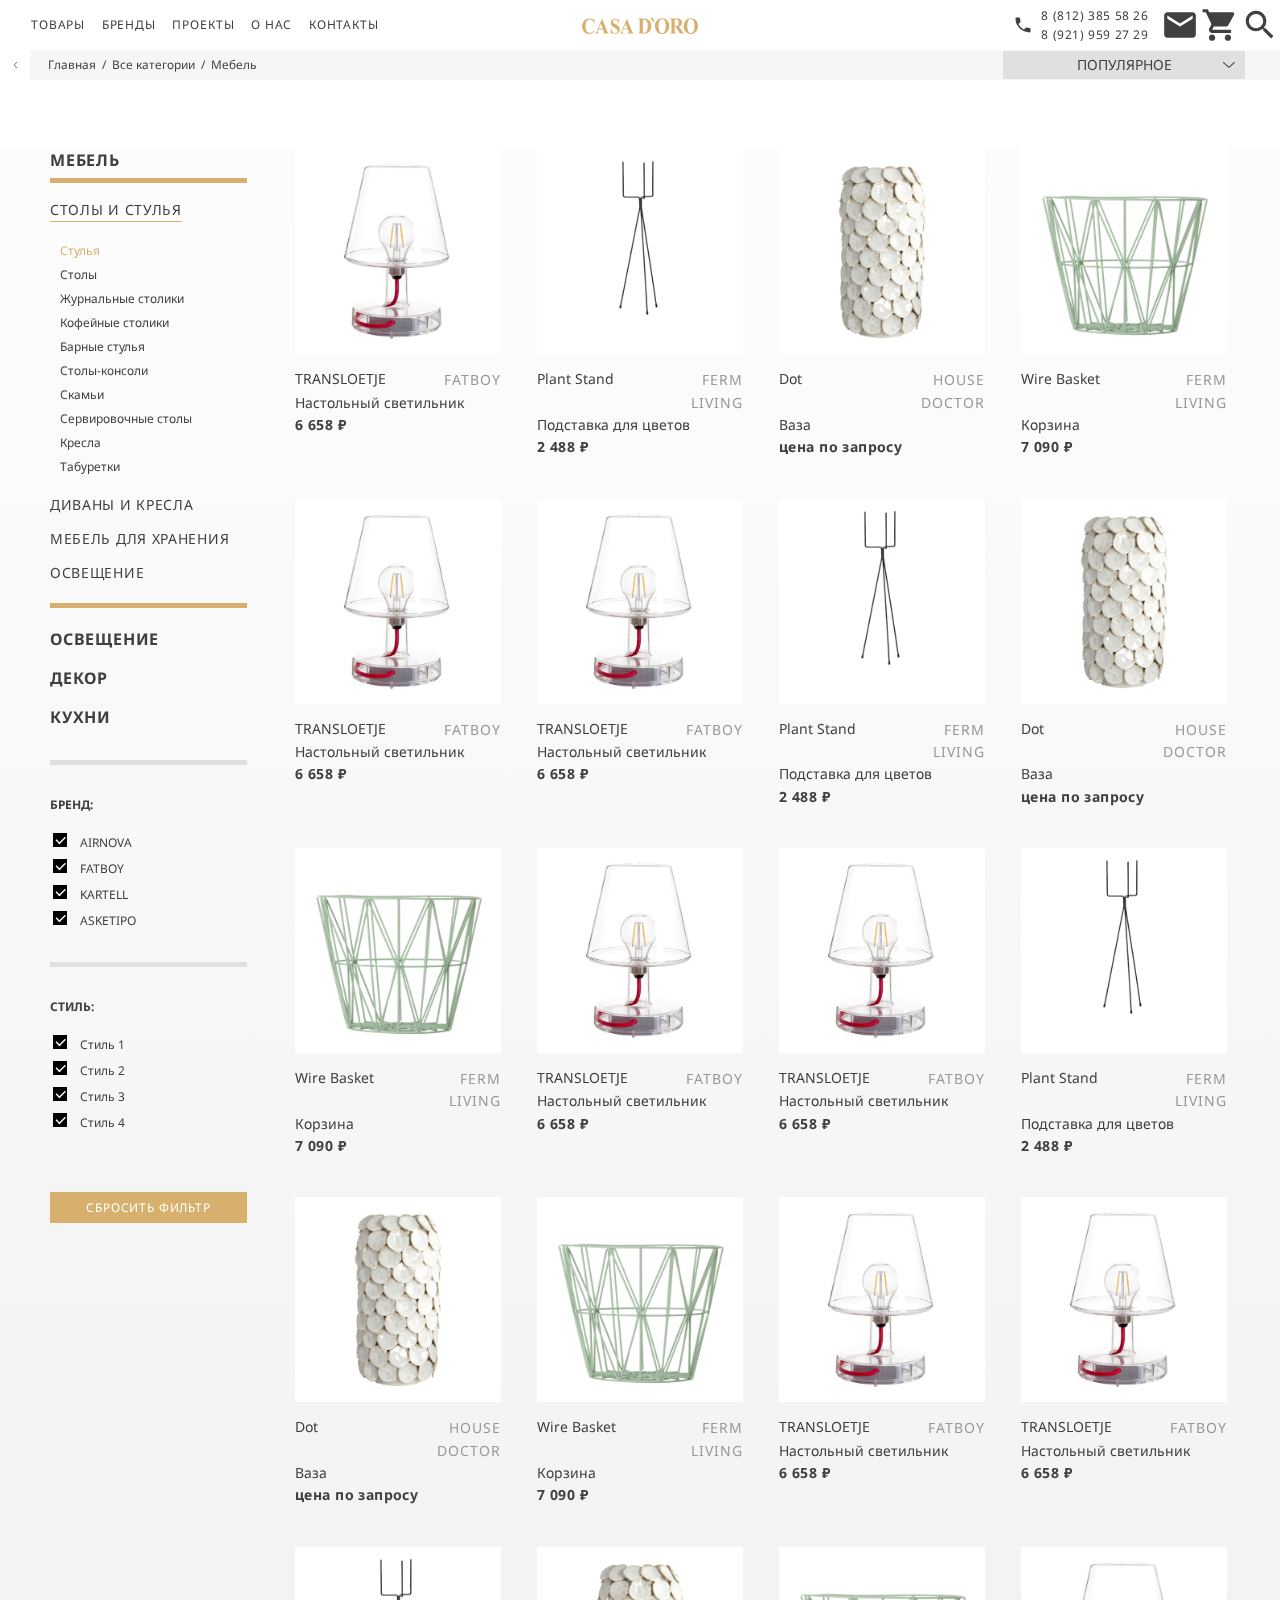
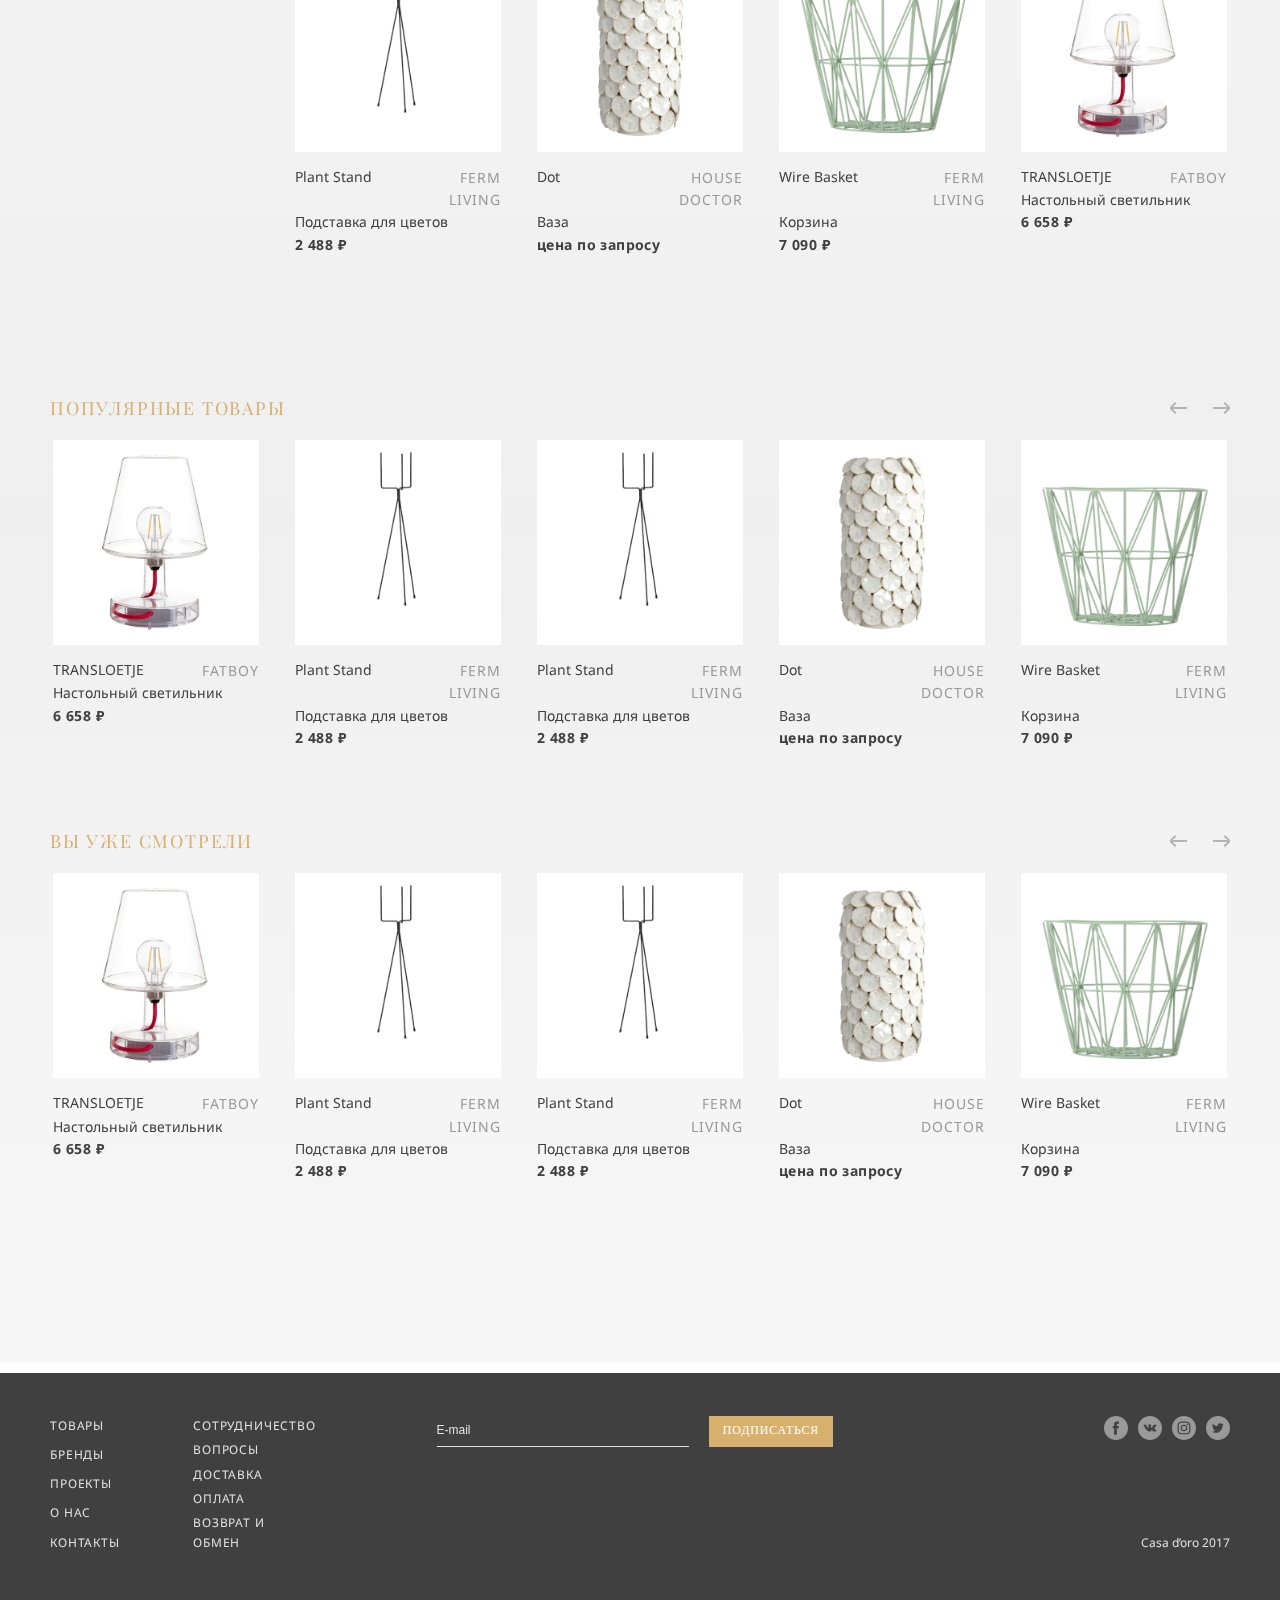
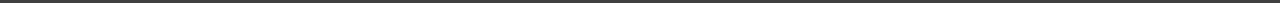
<file: catalog.html>
<!doctype html>
<html lang="ru">

<head>
    <meta charset="utf-8">
    <meta http-equiv="x-ua-compatible" content="ie=edge">
    <title>Casa D`oro</title>
    <meta name="description" content="">
    <meta name="viewport" content="width=device-width, initial-scale=1">
    <link rel="stylesheet" href="css/main.css">
</head>

<body>

    <div class="wrapper">
        <header class="header container-fluid">
            <div class="header__wrapper row align-items-center justify-content-between">
                <nav class="header__nav col-4">
                    <a href="" class="header__nav-item">товары</a>
                    <a href="" class="header__nav-item">бренды</a>
                    <a href="" class="header__nav-item">проекты</a>
                    <a href="" class="header__nav-item">о нас</a>
                    <a href="" class="header__nav-item">контакты</a>
                </nav>
                <a href="" class="header__logo col-4 text-center">
                    <img src="img/icons/logo.svg" alt="">
                </a>
                <div class="header__right col-4">
                    <div class="row">
                        <div class="header__icon header__icon-phone col">
                            <img src="img/icons/call.svg" alt="">
                            <span>
                            <a href="tel:+78123855826">8 (812) 385 58 26</a> <br>
                            <a href="tel:+79219592729">8 (921) 959 27 29</a>
                        </span>
                        </div>
                        <a href="" class="header__icon col">
                            <img src="img/icons/email.svg" alt="">
                        </a>
                        <a href="" class="header__icon col">
                            <img src="img/icons/buy.svg" alt="">
                        </a>
                        <a href="" class="header__icon col">
                            <img src="img/icons/ic_search.svg" alt="">
                        </a>
                    </div>
                </div>
            </div>
        </header>
        <div class="breadcrumbs container-fluid">
            <a class="breadcrumbs__back" href=""><img src="img/icons/b-arrow.svg" alt=""></a>
            <nav>
                <a class="breadcrumbs__item" href="">Главная</a> /
                <a class="breadcrumbs__item" href="">Все категории</a> /
                <a class="breadcrumbs__item" href="">Мебель</a>

            </nav>
        </div>

        <div class="catalog content container-fluid">
            <div class="row">
                <div class="block col-12">
                    <div class="all-brand-top-nav row">
                        <div class="all-brand__col all-brand-top-nav__item col"></div>
                        <div class="all-brand__col all-brand-top-nav__item col"></div>
                        <div class="all-brand__col all-brand-top-nav__item col"></div>
                        <div class="all-brand__col all-brand-top-nav__item col"></div>
                        <div class="catalog__top-nav all-brand__col all-brand-top-nav__item col">
                            <div class="all-brand-top-nav__title">популярное <span class="catalog__top-nav-arrow"><img src="img/icons/b-arrow.svg" alt=""></span></div>
                            <ul class="all-brand-top-nav__list">
                                <li class="all-brand-top-nav__list-item"><a href="">Низкая цена</a></li>
                                <li class="all-brand-top-nav__list-item"><a href="">Высокая цена</a></li>
                                <li class="all-brand-top-nav__list-item"><a href="">Новое в каталоге</a></li>
                                <li class="all-brand-top-nav__list-item"><a href="">Популярное</a></li>

                            </ul>
                        </div>
                    </div>

                    <div class="brand-item__row row">
                        <div class="brand-item__bg top-bg"></div>
                        <div class="all-brand-sidebar col">
                            <div class="catalog-sidebar__item catalog-sidebar__item--active">
                                <div class="catalog-sidebar__item-title">Мебель</div>
                                <div class="catalog-sidebar__item-wrap">
                                    <div class="brand-frame__cat-type brand-frame__cat-type--active">
                                        <p class="brand-frame__cat-name ">столы и стулья</p>
                                        <div class="brand-frame__cat-wrap ">
                                            <a href="" class="brand-frame__cat-item brand-frame__cat-item--active">Cтулья</a>
                                            <a href="" class="brand-frame__cat-item">Столы</a>
                                            <a href="" class="brand-frame__cat-item">Журнальные столики</a>
                                            <a href="" class="brand-frame__cat-item">Кофейные столики</a>
                                            <a href="" class="brand-frame__cat-item">Барные стулья</a>
                                            <a href="" class="brand-frame__cat-item">Столы-консоли</a>
                                            <a href="" class="brand-frame__cat-item">Скамьи</a>
                                            <a href="" class="brand-frame__cat-item">Сервировочные столы</a>
                                            <a href="" class="brand-frame__cat-item">Кресла</a>
                                            <a href="" class="brand-frame__cat-item">Табуретки</a>
                                        </div>
                                    </div>
                                    <div class="brand-frame__cat-type">
                                        <p class="brand-frame__cat-name">диваны и кресла</p>
                                        <div class="brand-frame__cat-wrap">
                                            <a href="" class="brand-frame__cat-item">Cтулья</a>
                                            <a href="" class="brand-frame__cat-item brand-frame__cat-item--active">Столы</a>
                                            <a href="" class="brand-frame__cat-item">Журнальные столики</a>
                                            <a href="" class="brand-frame__cat-item">Кофейные столики</a>
                                            <a href="" class="brand-frame__cat-item">Барные стулья</a>
                                            <a href="" class="brand-frame__cat-item">Столы-консоли</a>
                                            <a href="" class="brand-frame__cat-item">Скамьи</a>
                                            <a href="" class="brand-frame__cat-item">Сервировочные столы</a>
                                            <a href="" class="brand-frame__cat-item">Кресла</a>
                                            <a href="" class="brand-frame__cat-item">Табуретки</a>
                                        </div>
                                    </div>
                                    <div class="brand-frame__cat-type">
                                        <p class="brand-frame__cat-name">мебель для хранения</p>
                                        <div class="brand-frame__cat-wrap">
                                            <a href="" class="brand-frame__cat-item">Cтулья</a>
                                            <a href="" class="brand-frame__cat-item">Столы</a>
                                            <a href="" class="brand-frame__cat-item">Журнальные столики</a>
                                            <a href="" class="brand-frame__cat-item brand-frame__cat-item--active">Кофейные
                                                                         столики</a>
                                            <a href="" class="brand-frame__cat-item">Барные стулья</a>
                                            <a href="" class="brand-frame__cat-item">Столы-консоли</a>
                                            <a href="" class="brand-frame__cat-item">Скамьи</a>
                                            <a href="" class="brand-frame__cat-item">Сервировочные столы</a>
                                            <a href="" class="brand-frame__cat-item">Кресла</a>
                                            <a href="" class="brand-frame__cat-item">Табуретки</a>
                                        </div>
                                    </div>
                                    <div class="brand-frame__cat-type">
                                        <p class="brand-frame__cat-name">освещение</p>
                                        <div class="brand-frame__cat-wrap">
                                            <a href="" class="brand-frame__cat-item">Cтулья</a>
                                            <a href="" class="brand-frame__cat-item">Столы</a>
                                            <a href="" class="brand-frame__cat-item">Журнальные столики</a>
                                            <a href="" class="brand-frame__cat-item">Кофейные столики</a>
                                            <a href="" class="brand-frame__cat-item">Барные стулья</a>
                                            <a href="" class="brand-frame__cat-item">Столы-консоли</a>
                                            <a href="" class="brand-frame__cat-item">Скамьи</a>
                                            <a href="" class="brand-frame__cat-item brand-frame__cat-item--active">Сервировочные
                                                                         столы</a>
                                            <a href="" class="brand-frame__cat-item">Кресла</a>
                                            <a href="" class="brand-frame__cat-item">Табуретки</a>
                                        </div>
                                    </div>
                                </div>
                            </div>
                            <div class="catalog-sidebar__item">
                                <div class="catalog-sidebar__item-title">Освещение</div>
                                <div class="catalog-sidebar__item-wrap">
                                    <div class="brand-frame__cat-type brand-frame__cat-type--active">
                                        <p class="brand-frame__cat-name ">столы и стулья</p>
                                        <div class="brand-frame__cat-wrap ">
                                            <a href="" class="brand-frame__cat-item brand-frame__cat-item--active">Cтулья</a>
                                            <a href="" class="brand-frame__cat-item">Столы</a>
                                            <a href="" class="brand-frame__cat-item">Журнальные столики</a>
                                            <a href="" class="brand-frame__cat-item">Кофейные столики</a>
                                            <a href="" class="brand-frame__cat-item">Барные стулья</a>
                                            <a href="" class="brand-frame__cat-item">Столы-консоли</a>
                                            <a href="" class="brand-frame__cat-item">Скамьи</a>
                                            <a href="" class="brand-frame__cat-item">Сервировочные столы</a>
                                            <a href="" class="brand-frame__cat-item">Кресла</a>
                                            <a href="" class="brand-frame__cat-item">Табуретки</a>
                                        </div>
                                    </div>
                                    <div class="brand-frame__cat-type">
                                        <p class="brand-frame__cat-name">диваны и кресла</p>
                                        <div class="brand-frame__cat-wrap">
                                            <a href="" class="brand-frame__cat-item">Cтулья</a>
                                            <a href="" class="brand-frame__cat-item brand-frame__cat-item--active">Столы</a>
                                            <a href="" class="brand-frame__cat-item">Журнальные столики</a>
                                            <a href="" class="brand-frame__cat-item">Кофейные столики</a>
                                            <a href="" class="brand-frame__cat-item">Барные стулья</a>
                                            <a href="" class="brand-frame__cat-item">Столы-консоли</a>
                                            <a href="" class="brand-frame__cat-item">Скамьи</a>
                                            <a href="" class="brand-frame__cat-item">Сервировочные столы</a>
                                            <a href="" class="brand-frame__cat-item">Кресла</a>
                                            <a href="" class="brand-frame__cat-item">Табуретки</a>
                                        </div>
                                    </div>
                                    <div class="brand-frame__cat-type">
                                        <p class="brand-frame__cat-name">мебель для хранения</p>
                                        <div class="brand-frame__cat-wrap">
                                            <a href="" class="brand-frame__cat-item">Cтулья</a>
                                            <a href="" class="brand-frame__cat-item">Столы</a>
                                            <a href="" class="brand-frame__cat-item">Журнальные столики</a>
                                            <a href="" class="brand-frame__cat-item brand-frame__cat-item--active">Кофейные
                                                                         столики</a>
                                            <a href="" class="brand-frame__cat-item">Барные стулья</a>
                                            <a href="" class="brand-frame__cat-item">Столы-консоли</a>
                                            <a href="" class="brand-frame__cat-item">Скамьи</a>
                                            <a href="" class="brand-frame__cat-item">Сервировочные столы</a>
                                            <a href="" class="brand-frame__cat-item">Кресла</a>
                                            <a href="" class="brand-frame__cat-item">Табуретки</a>
                                        </div>
                                    </div>
                                    <div class="brand-frame__cat-type">
                                        <p class="brand-frame__cat-name">освещение</p>
                                        <div class="brand-frame__cat-wrap">
                                            <a href="" class="brand-frame__cat-item">Cтулья</a>
                                            <a href="" class="brand-frame__cat-item">Столы</a>
                                            <a href="" class="brand-frame__cat-item">Журнальные столики</a>
                                            <a href="" class="brand-frame__cat-item">Кофейные столики</a>
                                            <a href="" class="brand-frame__cat-item">Барные стулья</a>
                                            <a href="" class="brand-frame__cat-item">Столы-консоли</a>
                                            <a href="" class="brand-frame__cat-item">Скамьи</a>
                                            <a href="" class="brand-frame__cat-item brand-frame__cat-item--active">Сервировочные
                                                                         столы</a>
                                            <a href="" class="brand-frame__cat-item">Кресла</a>
                                            <a href="" class="brand-frame__cat-item">Табуретки</a>
                                        </div>
                                    </div>
                                </div>
                            </div>
                            <div class="catalog-sidebar__item">
                                <div class="catalog-sidebar__item-title">Декор</div>
                                <div class="catalog-sidebar__item-wrap">
                                    <div class="brand-frame__cat-type brand-frame__cat-type--active">
                                        <p class="brand-frame__cat-name ">столы и стулья</p>
                                        <div class="brand-frame__cat-wrap ">
                                            <a href="" class="brand-frame__cat-item brand-frame__cat-item--active">Cтулья</a>
                                            <a href="" class="brand-frame__cat-item">Столы</a>
                                            <a href="" class="brand-frame__cat-item">Журнальные столики</a>
                                            <a href="" class="brand-frame__cat-item">Кофейные столики</a>
                                            <a href="" class="brand-frame__cat-item">Барные стулья</a>
                                            <a href="" class="brand-frame__cat-item">Столы-консоли</a>
                                            <a href="" class="brand-frame__cat-item">Скамьи</a>
                                            <a href="" class="brand-frame__cat-item">Сервировочные столы</a>
                                            <a href="" class="brand-frame__cat-item">Кресла</a>
                                            <a href="" class="brand-frame__cat-item">Табуретки</a>
                                        </div>
                                    </div>
                                    <div class="brand-frame__cat-type">
                                        <p class="brand-frame__cat-name">диваны и кресла</p>
                                        <div class="brand-frame__cat-wrap">
                                            <a href="" class="brand-frame__cat-item">Cтулья</a>
                                            <a href="" class="brand-frame__cat-item brand-frame__cat-item--active">Столы</a>
                                            <a href="" class="brand-frame__cat-item">Журнальные столики</a>
                                            <a href="" class="brand-frame__cat-item">Кофейные столики</a>
                                            <a href="" class="brand-frame__cat-item">Барные стулья</a>
                                            <a href="" class="brand-frame__cat-item">Столы-консоли</a>
                                            <a href="" class="brand-frame__cat-item">Скамьи</a>
                                            <a href="" class="brand-frame__cat-item">Сервировочные столы</a>
                                            <a href="" class="brand-frame__cat-item">Кресла</a>
                                            <a href="" class="brand-frame__cat-item">Табуретки</a>
                                        </div>
                                    </div>
                                    <div class="brand-frame__cat-type">
                                        <p class="brand-frame__cat-name">мебель для хранения</p>
                                        <div class="brand-frame__cat-wrap">
                                            <a href="" class="brand-frame__cat-item">Cтулья</a>
                                            <a href="" class="brand-frame__cat-item">Столы</a>
                                            <a href="" class="brand-frame__cat-item">Журнальные столики</a>
                                            <a href="" class="brand-frame__cat-item brand-frame__cat-item--active">Кофейные
                                                                         столики</a>
                                            <a href="" class="brand-frame__cat-item">Барные стулья</a>
                                            <a href="" class="brand-frame__cat-item">Столы-консоли</a>
                                            <a href="" class="brand-frame__cat-item">Скамьи</a>
                                            <a href="" class="brand-frame__cat-item">Сервировочные столы</a>
                                            <a href="" class="brand-frame__cat-item">Кресла</a>
                                            <a href="" class="brand-frame__cat-item">Табуретки</a>
                                        </div>
                                    </div>
                                    <div class="brand-frame__cat-type">
                                        <p class="brand-frame__cat-name">освещение</p>
                                        <div class="brand-frame__cat-wrap">
                                            <a href="" class="brand-frame__cat-item">Cтулья</a>
                                            <a href="" class="brand-frame__cat-item">Столы</a>
                                            <a href="" class="brand-frame__cat-item">Журнальные столики</a>
                                            <a href="" class="brand-frame__cat-item">Кофейные столики</a>
                                            <a href="" class="brand-frame__cat-item">Барные стулья</a>
                                            <a href="" class="brand-frame__cat-item">Столы-консоли</a>
                                            <a href="" class="brand-frame__cat-item">Скамьи</a>
                                            <a href="" class="brand-frame__cat-item brand-frame__cat-item--active">Сервировочные
                                                                         столы</a>
                                            <a href="" class="brand-frame__cat-item">Кресла</a>
                                            <a href="" class="brand-frame__cat-item">Табуретки</a>
                                        </div>
                                    </div>
                                </div>
                            </div>
                            <div class="catalog-sidebar__item">
                                <div class="catalog-sidebar__item-title">Кухни</div>
                                <div class="catalog-sidebar__item-wrap">
                                    <div class="brand-frame__cat-type brand-frame__cat-type--active">
                                        <p class="brand-frame__cat-name ">столы и стулья</p>
                                        <div class="brand-frame__cat-wrap ">
                                            <a href="" class="brand-frame__cat-item brand-frame__cat-item--active">Cтулья</a>
                                            <a href="" class="brand-frame__cat-item">Столы</a>
                                            <a href="" class="brand-frame__cat-item">Журнальные столики</a>
                                            <a href="" class="brand-frame__cat-item">Кофейные столики</a>
                                            <a href="" class="brand-frame__cat-item">Барные стулья</a>
                                            <a href="" class="brand-frame__cat-item">Столы-консоли</a>
                                            <a href="" class="brand-frame__cat-item">Скамьи</a>
                                            <a href="" class="brand-frame__cat-item">Сервировочные столы</a>
                                            <a href="" class="brand-frame__cat-item">Кресла</a>
                                            <a href="" class="brand-frame__cat-item">Табуретки</a>
                                        </div>
                                    </div>
                                    <div class="brand-frame__cat-type">
                                        <p class="brand-frame__cat-name">диваны и кресла</p>
                                        <div class="brand-frame__cat-wrap">
                                            <a href="" class="brand-frame__cat-item">Cтулья</a>
                                            <a href="" class="brand-frame__cat-item brand-frame__cat-item--active">Столы</a>
                                            <a href="" class="brand-frame__cat-item">Журнальные столики</a>
                                            <a href="" class="brand-frame__cat-item">Кофейные столики</a>
                                            <a href="" class="brand-frame__cat-item">Барные стулья</a>
                                            <a href="" class="brand-frame__cat-item">Столы-консоли</a>
                                            <a href="" class="brand-frame__cat-item">Скамьи</a>
                                            <a href="" class="brand-frame__cat-item">Сервировочные столы</a>
                                            <a href="" class="brand-frame__cat-item">Кресла</a>
                                            <a href="" class="brand-frame__cat-item">Табуретки</a>
                                        </div>
                                    </div>
                                    <div class="brand-frame__cat-type">
                                        <p class="brand-frame__cat-name">мебель для хранения</p>
                                        <div class="brand-frame__cat-wrap">
                                            <a href="" class="brand-frame__cat-item">Cтулья</a>
                                            <a href="" class="brand-frame__cat-item">Столы</a>
                                            <a href="" class="brand-frame__cat-item">Журнальные столики</a>
                                            <a href="" class="brand-frame__cat-item brand-frame__cat-item--active">Кофейные
                                                                         столики</a>
                                            <a href="" class="brand-frame__cat-item">Барные стулья</a>
                                            <a href="" class="brand-frame__cat-item">Столы-консоли</a>
                                            <a href="" class="brand-frame__cat-item">Скамьи</a>
                                            <a href="" class="brand-frame__cat-item">Сервировочные столы</a>
                                            <a href="" class="brand-frame__cat-item">Кресла</a>
                                            <a href="" class="brand-frame__cat-item">Табуретки</a>
                                        </div>
                                    </div>
                                    <div class="brand-frame__cat-type">
                                        <p class="brand-frame__cat-name">освещение</p>
                                        <div class="brand-frame__cat-wrap">
                                            <a href="" class="brand-frame__cat-item">Cтулья</a>
                                            <a href="" class="brand-frame__cat-item">Столы</a>
                                            <a href="" class="brand-frame__cat-item">Журнальные столики</a>
                                            <a href="" class="brand-frame__cat-item">Кофейные столики</a>
                                            <a href="" class="brand-frame__cat-item">Барные стулья</a>
                                            <a href="" class="brand-frame__cat-item">Столы-консоли</a>
                                            <a href="" class="brand-frame__cat-item">Скамьи</a>
                                            <a href="" class="brand-frame__cat-item brand-frame__cat-item--active">Сервировочные
                                                                         столы</a>
                                            <a href="" class="brand-frame__cat-item">Кресла</a>
                                            <a href="" class="brand-frame__cat-item">Табуретки</a>
                                        </div>
                                    </div>
                                </div>
                            </div>

                            <div class="catalog-sidebar__filter control-group">
                                <p class="catalog-sidebar__filter-name">Бренд:</p>
                                <div class="catalog-sidebar__filter-item">
                                        <label class="control control-checkbox">
                                             airnova
                                                 <input type="checkbox" checked="checked" />
                                             <div class="control_indicator"></div>
                                         </label>
                                        <label class="control control-checkbox">
                                             fatboy
                                                 <input type="checkbox" checked="checked" />
                                             <div class="control_indicator"></div>
                                         </label>
                                        <label class="control control-checkbox">
                                             kartell
                                                 <input type="checkbox" checked="checked" />
                                             <div class="control_indicator"></div>
                                         </label>
                                        <label class="control control-checkbox">
                                             asketipo
                                                 <input type="checkbox" checked="checked" />
                                             <div class="control_indicator"></div>
                                         </label>
                                </div>
                            </div>
                            <div class="catalog-sidebar__filter catalog-sidebar__filter--no-upper control-group">
                                <p class="catalog-sidebar__filter-name">Стиль:</p>
                                <div class="catalog-sidebar__filter-item">
                                        <label class="control control-checkbox">
                                             Стиль 1
                                                 <input type="checkbox" checked="checked" />
                                             <div class="control_indicator"></div>
                                         </label>
                                        <label class="control control-checkbox">
                                             Стиль 2
                                                 <input type="checkbox" checked="checked" />
                                             <div class="control_indicator"></div>
                                         </label>
                                        <label class="control control-checkbox">
                                             Стиль 3
                                                 <input type="checkbox" checked="checked" />
                                             <div class="control_indicator"></div>
                                         </label>
                                        <label class="control control-checkbox">
                                             Стиль 4
                                                 <input type="checkbox" checked="checked" />
                                             <div class="control_indicator"></div>
                                         </label>
                                </div>
                            </div>
                            <a href="" class="catalog-sidebar__btn block__btn btn">сбросить фильтр</a>
                        </div>
                        <div class="catalog__products all-brand-products col">
                            <div class="row">
                                <a href="" class="brand-item__product product col-3">
                                    <div class="product__img">
                                        <img src="img/test-images/p1.png" alt="">
                                    </div>
                                    <div class="product__text row">
                                        <div class="col-12">
                                            <div class="row justify-content-between">
                                                <h5 class="product__name col">TRANSLOETJE</h5>
                                                <p class="product__brand col">FATBOY</p>
                                            </div>
                                        </div>
                                        <div class="col-12">
                                            <p class="product__desc">Настольный светильник</p>
                                            <p class="product__price">6 658 ₽</p>
                                        </div>
                                    </div>
                                </a>
                                <a href="" class="brand-item__product product col-3">
                                    <div class="product__img">
                                        <img src="img/test-images/p2.png" alt="">
                                    </div>
                                    <div class="product__text row">
                                        <div class="col-12">
                                            <div class="row justify-content-between">
                                                <h5 class="product__name col">Plant Stand</h5>
                                                <p class="product__brand col">Ferm Living</p>
                                            </div>
                                        </div>
                                        <div class="col-12">
                                            <p class="product__desc">Подставка для цветов</p>
                                            <p class="product__price">2 488 ₽</p>
                                        </div>
                                    </div>
                                </a>
                                <a href="" class="brand-item__product product col-3">
                                    <div class="product__img">
                                        <img src="img/test-images/p3.png" alt="">
                                    </div>
                                    <div class="product__text row">
                                        <div class="col-12">
                                            <div class="row justify-content-between">
                                                <h5 class="product__name col">Dot</h5>
                                                <p class="product__brand col">House Doctor</p>
                                            </div>
                                        </div>
                                        <div class="col-12">
                                            <p class="product__desc">Ваза</p>
                                            <p class="product__price">цена по запросу</p>
                                        </div>
                                    </div>
                                </a>
                                <a href="" class="brand-item__product product col-3">
                                    <div class="product__img">
                                        <img src="img/test-images/p4.png" alt="">
                                    </div>
                                    <div class="product__text row">
                                        <div class="col-12">
                                            <div class="row justify-content-between">
                                                <h5 class="product__name col">Wire Basket</h5>
                                                <p class="product__brand col">Ferm Living</p>
                                            </div>
                                        </div>
                                        <div class="col-12">
                                            <p class="product__desc">Корзина</p>
                                            <p class="product__price">7 090 ₽</p>
                                        </div>
                                    </div>
                                </a>
                                <a href="" class="brand-item__product product col-3">
                                    <div class="product__img">
                                        <img src="img/test-images/p1.png" alt="">
                                    </div>
                                    <div class="product__text row">
                                        <div class="col-12">
                                            <div class="row justify-content-between">
                                                <h5 class="product__name col">TRANSLOETJE</h5>
                                                <p class="product__brand col">FATBOY</p>
                                            </div>
                                        </div>
                                        <div class="col-12">
                                            <p class="product__desc">Настольный светильник</p>
                                            <p class="product__price">6 658 ₽</p>
                                        </div>
                                    </div>
                                </a>
                                <a href="" class="brand-item__product product col-3">
                                    <div class="product__img">
                                        <img src="img/test-images/p1.png" alt="">
                                    </div>
                                    <div class="product__text row">
                                        <div class="col-12">
                                            <div class="row justify-content-between">
                                                <h5 class="product__name col">TRANSLOETJE</h5>
                                                <p class="product__brand col">FATBOY</p>
                                            </div>
                                        </div>
                                        <div class="col-12">
                                            <p class="product__desc">Настольный светильник</p>
                                            <p class="product__price">6 658 ₽</p>
                                        </div>
                                    </div>
                                </a>
                                <a href="" class="brand-item__product product col-3">
                                    <div class="product__img">
                                        <img src="img/test-images/p2.png" alt="">
                                    </div>
                                    <div class="product__text row">
                                        <div class="col-12">
                                            <div class="row justify-content-between">
                                                <h5 class="product__name col">Plant Stand</h5>
                                                <p class="product__brand col">Ferm Living</p>
                                            </div>
                                        </div>
                                        <div class="col-12">
                                            <p class="product__desc">Подставка для цветов</p>
                                            <p class="product__price">2 488 ₽</p>
                                        </div>
                                    </div>
                                </a>
                                <a href="" class="brand-item__product product col-3">
                                    <div class="product__img">
                                        <img src="img/test-images/p3.png" alt="">
                                    </div>
                                    <div class="product__text row">
                                        <div class="col-12">
                                            <div class="row justify-content-between">
                                                <h5 class="product__name col">Dot</h5>
                                                <p class="product__brand col">House Doctor</p>
                                            </div>
                                        </div>
                                        <div class="col-12">
                                            <p class="product__desc">Ваза</p>
                                            <p class="product__price">цена по запросу</p>
                                        </div>
                                    </div>
                                </a>
                                <a href="" class="brand-item__product product col-3">
                                    <div class="product__img">
                                        <img src="img/test-images/p4.png" alt="">
                                    </div>
                                    <div class="product__text row">
                                        <div class="col-12">
                                            <div class="row justify-content-between">
                                                <h5 class="product__name col">Wire Basket</h5>
                                                <p class="product__brand col">Ferm Living</p>
                                            </div>
                                        </div>
                                        <div class="col-12">
                                            <p class="product__desc">Корзина</p>
                                            <p class="product__price">7 090 ₽</p>
                                        </div>
                                    </div>
                                </a>
                                <a href="" class="brand-item__product product col-3">
                                    <div class="product__img">
                                        <img src="img/test-images/p1.png" alt="">
                                    </div>
                                    <div class="product__text row">
                                        <div class="col-12">
                                            <div class="row justify-content-between">
                                                <h5 class="product__name col">TRANSLOETJE</h5>
                                                <p class="product__brand col">FATBOY</p>
                                            </div>
                                        </div>
                                        <div class="col-12">
                                            <p class="product__desc">Настольный светильник</p>
                                            <p class="product__price">6 658 ₽</p>
                                        </div>
                                    </div>
                                </a>
                                <a href="" class="brand-item__product product col-3">
                                    <div class="product__img">
                                        <img src="img/test-images/p1.png" alt="">
                                    </div>
                                    <div class="product__text row">
                                        <div class="col-12">
                                            <div class="row justify-content-between">
                                                <h5 class="product__name col">TRANSLOETJE</h5>
                                                <p class="product__brand col">FATBOY</p>
                                            </div>
                                        </div>
                                        <div class="col-12">
                                            <p class="product__desc">Настольный светильник</p>
                                            <p class="product__price">6 658 ₽</p>
                                        </div>
                                    </div>
                                </a>
                                <a href="" class="brand-item__product product col-3">
                                    <div class="product__img">
                                        <img src="img/test-images/p2.png" alt="">
                                    </div>
                                    <div class="product__text row">
                                        <div class="col-12">
                                            <div class="row justify-content-between">
                                                <h5 class="product__name col">Plant Stand</h5>
                                                <p class="product__brand col">Ferm Living</p>
                                            </div>
                                        </div>
                                        <div class="col-12">
                                            <p class="product__desc">Подставка для цветов</p>
                                            <p class="product__price">2 488 ₽</p>
                                        </div>
                                    </div>
                                </a>
                                <a href="" class="brand-item__product product col-3">
                                    <div class="product__img">
                                        <img src="img/test-images/p3.png" alt="">
                                    </div>
                                    <div class="product__text row">
                                        <div class="col-12">
                                            <div class="row justify-content-between">
                                                <h5 class="product__name col">Dot</h5>
                                                <p class="product__brand col">House Doctor</p>
                                            </div>
                                        </div>
                                        <div class="col-12">
                                            <p class="product__desc">Ваза</p>
                                            <p class="product__price">цена по запросу</p>
                                        </div>
                                    </div>
                                </a>
                                <a href="" class="brand-item__product product col-3">
                                    <div class="product__img">
                                        <img src="img/test-images/p4.png" alt="">
                                    </div>
                                    <div class="product__text row">
                                        <div class="col-12">
                                            <div class="row justify-content-between">
                                                <h5 class="product__name col">Wire Basket</h5>
                                                <p class="product__brand col">Ferm Living</p>
                                            </div>
                                        </div>
                                        <div class="col-12">
                                            <p class="product__desc">Корзина</p>
                                            <p class="product__price">7 090 ₽</p>
                                        </div>
                                    </div>
                                </a>
                                <a href="" class="brand-item__product product col-3">
                                    <div class="product__img">
                                        <img src="img/test-images/p1.png" alt="">
                                    </div>
                                    <div class="product__text row">
                                        <div class="col-12">
                                            <div class="row justify-content-between">
                                                <h5 class="product__name col">TRANSLOETJE</h5>
                                                <p class="product__brand col">FATBOY</p>
                                            </div>
                                        </div>
                                        <div class="col-12">
                                            <p class="product__desc">Настольный светильник</p>
                                            <p class="product__price">6 658 ₽</p>
                                        </div>
                                    </div>
                                </a>
                                <a href="" class="brand-item__product product col-3">
                                    <div class="product__img">
                                        <img src="img/test-images/p1.png" alt="">
                                    </div>
                                    <div class="product__text row">
                                        <div class="col-12">
                                            <div class="row justify-content-between">
                                                <h5 class="product__name col">TRANSLOETJE</h5>
                                                <p class="product__brand col">FATBOY</p>
                                            </div>
                                        </div>
                                        <div class="col-12">
                                            <p class="product__desc">Настольный светильник</p>
                                            <p class="product__price">6 658 ₽</p>
                                        </div>
                                    </div>
                                </a>
                                <a href="" class="brand-item__product product col-3">
                                    <div class="product__img">
                                        <img src="img/test-images/p2.png" alt="">
                                    </div>
                                    <div class="product__text row">
                                        <div class="col-12">
                                            <div class="row justify-content-between">
                                                <h5 class="product__name col">Plant Stand</h5>
                                                <p class="product__brand col">Ferm Living</p>
                                            </div>
                                        </div>
                                        <div class="col-12">
                                            <p class="product__desc">Подставка для цветов</p>
                                            <p class="product__price">2 488 ₽</p>
                                        </div>
                                    </div>
                                </a>
                                <a href="" class="brand-item__product product col-3">
                                    <div class="product__img">
                                        <img src="img/test-images/p3.png" alt="">
                                    </div>
                                    <div class="product__text row">
                                        <div class="col-12">
                                            <div class="row justify-content-between">
                                                <h5 class="product__name col">Dot</h5>
                                                <p class="product__brand col">House Doctor</p>
                                            </div>
                                        </div>
                                        <div class="col-12">
                                            <p class="product__desc">Ваза</p>
                                            <p class="product__price">цена по запросу</p>
                                        </div>
                                    </div>
                                </a>
                                <a href="" class="brand-item__product product col-3">
                                    <div class="product__img">
                                        <img src="img/test-images/p4.png" alt="">
                                    </div>
                                    <div class="product__text row">
                                        <div class="col-12">
                                            <div class="row justify-content-between">
                                                <h5 class="product__name col">Wire Basket</h5>
                                                <p class="product__brand col">Ferm Living</p>
                                            </div>
                                        </div>
                                        <div class="col-12">
                                            <p class="product__desc">Корзина</p>
                                            <p class="product__price">7 090 ₽</p>
                                        </div>
                                    </div>
                                </a>
                                <a href="" class="brand-item__product product col-3">
                                    <div class="product__img">
                                        <img src="img/test-images/p1.png" alt="">
                                    </div>
                                    <div class="product__text row">
                                        <div class="col-12">
                                            <div class="row justify-content-between">
                                                <h5 class="product__name col">TRANSLOETJE</h5>
                                                <p class="product__brand col">FATBOY</p>
                                            </div>
                                        </div>
                                        <div class="col-12">
                                            <p class="product__desc">Настольный светильник</p>
                                            <p class="product__price">6 658 ₽</p>
                                        </div>
                                    </div>
                                </a>
                            </div>
                        </div>

                        <div class="block col-12">
                            <div class="row">
                                <h3 class="block__title link-title col-12">популярные товары</h3>

                                <div class="block-slider__arrows-wrap"></div>
                                <div class="block-slider col-12">

                                    <a href="" class="product ">
                                        <div class="product__img">
                                            <img src="img/test-images/p1.png" alt="">
                                        </div>
                                        <div class="product__text row">
                                            <div class="col-12">
                                                <div class="row justify-content-between">
                                                    <h5 class="product__name col">TRANSLOETJE</h5>
                                                    <p class="product__brand col">FATBOY</p>
                                                </div>
                                            </div>
                                            <div class="col-12">
                                                <p class="product__desc">Настольный светильник</p>
                                                <p class="product__price">6 658 ₽</p>
                                            </div>
                                        </div>
                                    </a>
                                    <a href="" class="product ">
                                        <div class="product__img">
                                            <img src="img/test-images/p2.png" alt="">
                                        </div>
                                        <div class="product__text row">
                                            <div class="col-12">
                                                <div class="row justify-content-between">
                                                    <h5 class="product__name col">Plant Stand</h5>
                                                    <p class="product__brand col">Ferm Living</p>
                                                </div>
                                            </div>
                                            <div class="col-12">
                                                <p class="product__desc">Подставка для цветов</p>
                                                <p class="product__price">2 488 ₽</p>
                                            </div>
                                        </div>
                                    </a>
                                    <a href="" class="product ">
                                        <div class="product__img">
                                            <img src="img/test-images/p2.png" alt="">
                                        </div>
                                        <div class="product__text row">
                                            <div class="col-12">
                                                <div class="row justify-content-between">
                                                    <h5 class="product__name col">Plant Stand</h5>
                                                    <p class="product__brand col">Ferm Living</p>
                                                </div>
                                            </div>
                                            <div class="col-12">
                                                <p class="product__desc">Подставка для цветов</p>
                                                <p class="product__price">2 488 ₽</p>
                                            </div>
                                        </div>
                                    </a>
                                    <a href="" class="product ">
                                        <div class="product__img">
                                            <img src="img/test-images/p3.png" alt="">
                                        </div>
                                        <div class="product__text row">
                                            <div class="col-12">
                                                <div class="row justify-content-between">
                                                    <h5 class="product__name col">Dot</h5>
                                                    <p class="product__brand col">House Doctor</p>
                                                </div>
                                            </div>
                                            <div class="col-12">
                                                <p class="product__desc">Ваза</p>
                                                <p class="product__price">цена по запросу</p>
                                            </div>
                                        </div>
                                    </a>
                                    <a href="" class="product ">
                                        <div class="product__img">
                                            <img src="img/test-images/p4.png" alt="">
                                        </div>
                                        <div class="product__text row">
                                            <div class="col-12">
                                                <div class="row justify-content-between">
                                                    <h5 class="product__name col">Wire Basket</h5>
                                                    <p class="product__brand col">Ferm Living</p>
                                                </div>
                                            </div>
                                            <div class="col-12">
                                                <p class="product__desc">Корзина</p>
                                                <p class="product__price">7 090 ₽</p>
                                            </div>
                                        </div>
                                    </a>
                                    <a href="" class="product ">
                                        <div class="product__img">
                                            <img src="img/test-images/p1.png" alt="">
                                        </div>
                                        <div class="product__text row">
                                            <div class="col-12">
                                                <div class="row justify-content-between">
                                                    <h5 class="product__name col">TRANSLOETJE</h5>
                                                    <p class="product__brand col">FATBOY</p>
                                                </div>
                                            </div>
                                            <div class="col-12">
                                                <p class="product__desc">Настольный светильник</p>
                                                <p class="product__price">6 658 ₽</p>
                                            </div>
                                        </div>
                                    </a>
                                </div>
                            </div>
                        </div>

                        <div class="block col-12">
                            <div class="row">
                                <h3 class="block__title link-title col-12">вы уже смотрели</h3>

                                <div class="block-slider__arrows-wrap"></div>
                                <div class="block-slider col-12">

                                    <a href="" class="product ">
                                        <div class="product__img">
                                            <img src="img/test-images/p1.png" alt="">
                                        </div>
                                        <div class="product__text row">
                                            <div class="col-12">
                                                <div class="row justify-content-between">
                                                    <h5 class="product__name col">TRANSLOETJE</h5>
                                                    <p class="product__brand col">FATBOY</p>
                                                </div>
                                            </div>
                                            <div class="col-12">
                                                <p class="product__desc">Настольный светильник</p>
                                                <p class="product__price">6 658 ₽</p>
                                            </div>
                                        </div>
                                    </a>
                                    <a href="" class="product ">
                                        <div class="product__img">
                                            <img src="img/test-images/p2.png" alt="">
                                        </div>
                                        <div class="product__text row">
                                            <div class="col-12">
                                                <div class="row justify-content-between">
                                                    <h5 class="product__name col">Plant Stand</h5>
                                                    <p class="product__brand col">Ferm Living</p>
                                                </div>
                                            </div>
                                            <div class="col-12">
                                                <p class="product__desc">Подставка для цветов</p>
                                                <p class="product__price">2 488 ₽</p>
                                            </div>
                                        </div>
                                    </a>
                                    <a href="" class="product ">
                                        <div class="product__img">
                                            <img src="img/test-images/p2.png" alt="">
                                        </div>
                                        <div class="product__text row">
                                            <div class="col-12">
                                                <div class="row justify-content-between">
                                                    <h5 class="product__name col">Plant Stand</h5>
                                                    <p class="product__brand col">Ferm Living</p>
                                                </div>
                                            </div>
                                            <div class="col-12">
                                                <p class="product__desc">Подставка для цветов</p>
                                                <p class="product__price">2 488 ₽</p>
                                            </div>
                                        </div>
                                    </a>
                                    <a href="" class="product ">
                                        <div class="product__img">
                                            <img src="img/test-images/p3.png" alt="">
                                        </div>
                                        <div class="product__text row">
                                            <div class="col-12">
                                                <div class="row justify-content-between">
                                                    <h5 class="product__name col">Dot</h5>
                                                    <p class="product__brand col">House Doctor</p>
                                                </div>
                                            </div>
                                            <div class="col-12">
                                                <p class="product__desc">Ваза</p>
                                                <p class="product__price">цена по запросу</p>
                                            </div>
                                        </div>
                                    </a>
                                    <a href="" class="product ">
                                        <div class="product__img">
                                            <img src="img/test-images/p4.png" alt="">
                                        </div>
                                        <div class="product__text row">
                                            <div class="col-12">
                                                <div class="row justify-content-between">
                                                    <h5 class="product__name col">Wire Basket</h5>
                                                    <p class="product__brand col">Ferm Living</p>
                                                </div>
                                            </div>
                                            <div class="col-12">
                                                <p class="product__desc">Корзина</p>
                                                <p class="product__price">7 090 ₽</p>
                                            </div>
                                        </div>
                                    </a>
                                    <a href="" class="product ">
                                        <div class="product__img">
                                            <img src="img/test-images/p1.png" alt="">
                                        </div>
                                        <div class="product__text row">
                                            <div class="col-12">
                                                <div class="row justify-content-between">
                                                    <h5 class="product__name col">TRANSLOETJE</h5>
                                                    <p class="product__brand col">FATBOY</p>
                                                </div>
                                            </div>
                                            <div class="col-12">
                                                <p class="product__desc">Настольный светильник</p>
                                                <p class="product__price">6 658 ₽</p>
                                            </div>
                                        </div>
                                    </a>
                                </div>
                            </div>
                        </div>

                    </div>
                </div>

            </div>
        </div>

    </div>

    <footer class="footer container-fluid">
        <div class="row justify-content-between">
            <div class="footer__nav col-4">
                <div class="row">
                    <div class="footer__nav-col col-6">
                        <a class="footer__nav-item" href="">товары</a>
                        <a class="footer__nav-item" href="">бренды</a>
                        <a class="footer__nav-item" href="">проекты</a>
                        <a class="footer__nav-item" href="">о нас</a>
                        <a class="footer__nav-item" href="">контакты</a>

                    </div>
                    <div class="footer__nav-col col-6">
                        <a class="footer__nav-item" href="">сотрудничество</a>
                        <a class="footer__nav-item" href="">вопросы</a>
                        <a class="footer__nav-item" href="">доставка</a>
                        <a class="footer__nav-item" href="">оплата</a>
                        <a class="footer__nav-item" href="">возврат и обмен</a>

                    </div>
                </div>
            </div>

            <div class="footer__subs col-4">
                <form class="footer__subs-form" action="">
                    <input class="footer__subs-input" type="text" placeholder="E-mail">
                    <button type="submit" class="footer__subs-btn btn">подписаться</button>
                </form>
            </div>

            <div class="footer__social col-4">
                <div class="row">
                    <div class="footer__social-col col-12">
                        <a href="">
                            <img src="img/icons/fb.svg" alt="">
                        </a>
                        <a href="">
                            <img src="img/icons/vk.svg" alt="">
                        </a>
                        <a href="">
                            <img src="img/icons/insta.svg" alt="">
                        </a>
                        <a href="">
                            <img src="img/icons/tw.svg" alt="">
                        </a>
                    </div>
                    <div class="footer__social-col col-12">
                        <p class="footer__social-name">Casa d’oro 2017</p>
                    </div>
                </div>
            </div>
        </div>
    </footer>

    <script src="https://code.jquery.com/jquery-3.2.1.min.js" integrity="sha256-hwg4gsxgFZhOsEEamdOYGBf13FyQuiTwlAQgxVSNgt4=" crossorigin="anonymous"></script>
    <script>
        window.jQuery || document.write('<script src="js/vendor/jquery-3.2.1.min.js"><\/script>')
    </script>
    <script src="js/vendor/slick.min.js"></script>
    <script src="js/main.js"></script>

</body>

</html>
</file>
<file: css/main.css>
@charset "UTF-8";
@import url(scss/bootstrap.css);
@import url(scss/normalize.css);
@import url("https://fonts.googleapis.com/css?family=Noto+Sans:400,700&subset=cyrillic");
@import url("https://fonts.googleapis.com/css?family=Playfair+Display:400,700&subset=cyrillic");
.big-slider__item img, .product__img img, .projects-item__img img, .item__left img, .item .slick-dots li img {
  width: 100%;
  height: 100%;
  object-fit: cover;
  object-position: top; }

.icon {
  display: inline-block;
  width: 1em;
  height: 1em;
  fill: currentColor; }

.icon-arrow {
  font-size: 2.4rem;
  width: 1em; }

.icon-buy {
  font-size: 2rem;
  width: 1em; }

.icon-call {
  font-size: 2rem;
  width: 1em; }

.icon-email {
  font-size: 2rem;
  width: 1em; }

.icon-fb {
  font-size: 2.4rem;
  width: 1em; }

.icon-ic_search {
  font-size: 2rem;
  width: 1em; }

.icon-insta {
  font-size: 2.4rem;
  width: 1em; }

.icon-logo {
  font-size: 2rem;
  width: 7.3em; }

.icon-tw {
  font-size: 2.4rem;
  width: 1em; }

.icon-vk {
  font-size: 2.4rem;
  width: 1em; }

.wrapper {
  margin-bottom: 30px; }

.big-slider {
  width: 100%;
  margin-bottom: 0 !important; }
  .big-slider__item {
    width: 100%;
    height: 36vw !important; }
    .big-slider__item-desc {
      font-weight: bold;
      font-size: 1.28571em;
      letter-spacing: 0.2em;
      text-transform: uppercase;
      margin-top: -105px;
      position: relative;
      text-align: center; }
      .big-slider__item-desc p {
        display: inline-flex;
        justify-content: center;
        align-items: center;
        background-color: #fff;
        width: 45%;
        height: 100px; }
  .big-slider .slick-dots {
    width: 45%;
    left: calc(50% - 45% / 2);
    height: 5px;
    left: calc(50% - 45% / 2);
    display: flex;
    background: #fff;
    bottom: 0; }
    .big-slider .slick-dots li {
      margin: 0;
      flex: 1 0 auto;
      height: 5px;
      margin-right: 5px;
      background: #999999; }
      .big-slider .slick-dots li:last-of-type {
        margin-right: 0; }
      .big-slider .slick-dots li button {
        height: 5px;
        padding: 0; }
        .big-slider .slick-dots li button:before {
          display: none; }
        .big-slider .slick-dots li button:after {
          content: '';
          position: absolute;
          left: 0;
          right: 0;
          bottom: -10px;
          top: -10px; }
    .big-slider .slick-dots .slick-active {
      background-color: #D8B06D; }

.link-title {
  font-weight: bold;
  font-size: 1.28571rem;
  letter-spacing: 0.1em;
  color: #D8B06D; }

.bold {
  font-weight: bold; }

.btn {
  font-size: 0.85714rem;
  letter-spacing: 0.07em;
  text-transform: uppercase;
  color: #fff;
  background-color: #D8B06D;
  border: 1px solid #D8B06D;
  width: 10.35714em;
  height: 2.57143em;
  display: flex;
  justify-content: center;
  align-items: center;
  transition: .3s; }
  .btn:hover {
    background-color: transparent;
    color: #D8B06D; }

.content {
  max-width: 1600px;
  padding: 0 3.57143rem;
  min-height: 100vh;
  padding-top: 2.14286rem; }

.block {
  position: relative;
  margin-bottom: 5.71429rem; }
  .block__title {
    margin-bottom: 20px;
    text-transform: uppercase;
    font-family: "Playfair Display", serif;
    font-weight: normal; }
  .block__btn {
    display: inline-flex;
    margin-top: 2.14286rem; }
  .block-slider {
    padding: 0; }
    .block-slider__arrows-wrap {
      position: absolute;
      right: 40px;
      top: 10px;
      width: 10px; }
      .block-slider__arrows-wrap .slick-arrow {
        background: url("../img/icons/arrow.svg") !important;
        opacity: .7; }
        .block-slider__arrows-wrap .slick-arrow:before {
          display: none; }
        .block-slider__arrows-wrap .slick-arrow:hover {
          opacity: 1; }
      .block-slider__arrows-wrap .slick-prev {
        transform: scaleX(-1) translateY(-10px); }

.top-bg {
  background: linear-gradient(180deg, rgba(255, 255, 255, 0.5) -15%, rgba(224, 224, 224, 0.5) -18%, rgba(255, 255, 255, 0.5) 100%);
  position: absolute;
  top: -2.14286rem;
  width: 100vw;
  right: calc(-50vw + 50%);
  height: calc(100% + 100px);
  z-index: -1; }
  .top-bg--item {
    background: linear-gradient(180deg, rgba(255, 255, 255, 0.5) 0%, rgba(224, 224, 224, 0.5) 80%, rgba(255, 255, 255, 0.5) 100%);
    top: -120px;
    height: calc(100% + 714px); }

.brand {
  border-bottom: 5px solid transparent;
  transition: .3s border-bottom-color; }
  .brand__img {
    display: flex;
    justify-content: center;
    align-items: center;
    margin-bottom: 2.14286em;
    height: 120px;
    transition: .2s opacity; }
  .brand__text {
    opacity: 0;
    transition: .3s;
    margin-bottom: 0.71429em; }
  .brand__name {
    letter-spacing: 0.07em;
    text-transform: uppercase; }
  .brand__desc {
    color: #999999; }
  .brand:hover {
    border-bottom: 5px solid #D8B06D; }
    .brand:hover .brand__text {
      opacity: 1; }
    .brand:hover .brand__img {
      opacity: .7; }

.product {
  padding: 0 18px; }
  .product__img {
    height: 16vw;
    max-height: 268px;
    position: relative;
    margin-bottom: 1.07143em; }
    .product__img:after {
      content: '';
      position: absolute;
      right: -5px;
      bottom: -5px;
      top: 5px;
      left: 5px;
      background-color: #D8B06D;
      z-index: -1;
      transition: .3s;
      opacity: .0; }
  .product__price {
    font-weight: bold;
    letter-spacing: 0.03em; }
  .product__brand {
    text-align: right;
    letter-spacing: 0.07em;
    text-transform: uppercase;
    color: #999999; }
  .product:hover .product__img:after {
    opacity: 1; }
  .product:hover .product__brand {
    color: #D8B06D; }

.projects__wrap .row {
  margin-left: -25px;
  margin-right: -25px; }
.projects-item {
  padding: 0 25px; }
  .projects-item__img {
    margin-bottom: 0.71429em;
    height: 19vw;
    max-height: 295px;
    position: relative; }
    .projects-item__img:after {
      content: '';
      z-index: -1;
      position: absolute;
      left: -4px;
      right: -4px;
      top: -4px;
      bottom: -4px;
      background-color: #D8B06D;
      transition: .2s;
      opacity: 0; }
  .projects-item__text {
    line-height: 1.8; }
  .projects-item__desc {
    letter-spacing: 0.07em;
    text-transform: uppercase;
    color: #999999; }
  .projects-item:hover .projects-item__img:after {
    opacity: 1; }

.breadcrumbs {
  background: rgba(224, 224, 224, 0.3);
  height: 30px;
  font-size: 0.85rem;
  display: flex;
  align-items: center;
  padding-left: 0;
  margin-bottom: 26px; }
  .breadcrumbs a {
    transition: .2s; }
    .breadcrumbs a:hover {
      opacity: .7; }
  .breadcrumbs__item {
    margin: 0 3px; }
  .breadcrumbs__back {
    background-color: #fff;
    width: 30px;
    height: 30px;
    display: flex;
    align-items: center;
    justify-content: center;
    margin-right: 1.07143rem; }

.gray-border-color {
  border-bottom-color: #404040 !important; }

.control {
  display: block;
  position: relative;
  padding-left: 30px;
  padding-top: 3px;
  cursor: pointer; }

.control input {
  position: absolute;
  z-index: -1;
  opacity: 0; }

.control_indicator {
  position: absolute;
  top: 2px;
  left: 0;
  height: 20px;
  width: 20px;
  background: #FFFFFF;
  border: 1px solid #000000;
  transform: scale(0.7); }

.control input:checked ~ .control_indicator {
  background: #000000; }

.control input:disabled ~ .control_indicator {
  background: #e6e6e6;
  opacity: 0.6;
  pointer-events: none; }

.control_indicator:after {
  box-sizing: unset;
  content: '';
  position: absolute;
  display: none; }

.control input:checked ~ .control_indicator:after {
  display: block; }

.control-checkbox .control_indicator:after {
  left: 6px;
  top: 1px;
  width: 6px;
  height: 11px;
  border: solid #ffffff;
  border-width: 0 2px 2px 0;
  transform: rotate(45deg); }

.control-checkbox input:disabled ~ .control_indicator:after {
  border-color: #7b7b7b; }

/* Slider */
.slick-slider {
  position: relative;
  display: block;
  box-sizing: border-box;
  -webkit-touch-callout: none;
  -webkit-user-select: none;
  -khtml-user-select: none;
  -moz-user-select: none;
  -ms-user-select: none;
  user-select: none;
  -ms-touch-action: pan-y;
  touch-action: pan-y;
  -webkit-tap-highlight-color: transparent; }

.slick-list {
  position: relative;
  overflow: hidden;
  display: block;
  margin: 0;
  padding: 0; }
  .slick-list:focus {
    outline: none; }
  .slick-list.dragging {
    cursor: pointer;
    cursor: hand; }

.slick-slider .slick-track,
.slick-slider .slick-list {
  -webkit-transform: translate3d(0, 0, 0);
  -moz-transform: translate3d(0, 0, 0);
  -ms-transform: translate3d(0, 0, 0);
  -o-transform: translate3d(0, 0, 0);
  transform: translate3d(0, 0, 0); }

.slick-track {
  position: relative;
  left: 0;
  top: 0;
  display: block;
  margin-left: auto;
  margin-right: auto; }
  .slick-track:before, .slick-track:after {
    content: "";
    display: table; }
  .slick-track:after {
    clear: both; }
  .slick-loading .slick-track {
    visibility: hidden; }

.slick-slide {
  float: left;
  height: 100%;
  min-height: 1px;
  display: none; }
  [dir="rtl"] .slick-slide {
    float: right; }
  .slick-slide img {
    display: block; }
  .slick-slide.slick-loading img {
    display: none; }
  .slick-slide.dragging img {
    pointer-events: none; }
  .slick-initialized .slick-slide {
    display: block; }
  .slick-loading .slick-slide {
    visibility: hidden; }
  .slick-vertical .slick-slide {
    display: block;
    height: auto;
    border: 1px solid transparent; }

.slick-arrow.slick-hidden {
  display: none; }

/* Slider */
.slick-loading .slick-list {
  background: #fff url("./../img/ajax-loader.gif") center center no-repeat; }

/* Icons */
@font-face {
  font-family: "slick";
  src: url("./fonts/slick.eot");
  src: url("./fonts/../../fonts/slick.eot?#iefix") format("embedded-opentype"), url("./fonts/../../fonts/slick.woff") format("woff"), url("./fonts/../../fonts/slick.ttf") format("truetype"), url("./fonts/../../fonts/slick.svg#slick") format("svg");
  font-weight: normal;
  font-style: normal; }
/* Arrows */
.slick-prev,
.slick-next {
  position: absolute;
  display: block;
  height: 20px;
  width: 20px;
  line-height: 0px;
  font-size: 0px;
  cursor: pointer;
  background: transparent;
  color: transparent;
  top: 50%;
  -webkit-transform: translate(0, -50%);
  -ms-transform: translate(0, -50%);
  transform: translate(0, -50%);
  padding: 0;
  border: none;
  outline: none; }
  .slick-prev:hover, .slick-prev:focus,
  .slick-next:hover,
  .slick-next:focus {
    outline: none;
    background: transparent;
    color: transparent; }
    .slick-prev:hover:before, .slick-prev:focus:before,
    .slick-next:hover:before,
    .slick-next:focus:before {
      opacity: 1; }
  .slick-prev.slick-disabled:before,
  .slick-next.slick-disabled:before {
    opacity: 0.25; }
  .slick-prev:before,
  .slick-next:before {
    font-family: "slick";
    font-size: 20px;
    line-height: 1;
    color: white;
    opacity: 0.75;
    -webkit-font-smoothing: antialiased;
    -moz-osx-font-smoothing: grayscale; }

.slick-prev {
  left: -25px; }
  [dir="rtl"] .slick-prev {
    left: auto;
    right: -25px; }
  .slick-prev:before {
    content: "←"; }
    [dir="rtl"] .slick-prev:before {
      content: "→"; }

.slick-next {
  right: -25px; }
  [dir="rtl"] .slick-next {
    left: -25px;
    right: auto; }
  .slick-next:before {
    content: "→"; }
    [dir="rtl"] .slick-next:before {
      content: "←"; }

/* Dots */
.slick-dotted.slick-slider {
  margin-bottom: 30px; }

.slick-dots {
  position: absolute;
  bottom: -25px;
  list-style: none;
  display: block;
  text-align: center;
  padding: 0;
  margin: 0;
  width: 100%; }
  .slick-dots li {
    position: relative;
    display: inline-block;
    height: 20px;
    width: 20px;
    margin: 0 5px;
    padding: 0;
    cursor: pointer; }
    .slick-dots li button {
      border: 0;
      background: transparent;
      display: block;
      height: 20px;
      width: 20px;
      outline: none;
      line-height: 0px;
      font-size: 0px;
      color: transparent;
      padding: 5px;
      cursor: pointer; }
      .slick-dots li button:hover, .slick-dots li button:focus {
        outline: none; }
        .slick-dots li button:hover:before, .slick-dots li button:focus:before {
          opacity: 1; }
      .slick-dots li button:before {
        position: absolute;
        top: 0;
        left: 0;
        content: "•";
        width: 20px;
        height: 20px;
        font-family: "slick";
        font-size: 6px;
        line-height: 20px;
        text-align: center;
        color: black;
        opacity: 0.25;
        -webkit-font-smoothing: antialiased;
        -moz-osx-font-smoothing: grayscale; }
    .slick-dots li.slick-active button:before {
      color: black;
      opacity: 0.75; }

html {
  font-size: 14px; }

a {
  color: inherit; }
  a:hover {
    color: inherit;
    text-decoration: none; }

body {
  font-family: "Noto Sans", sans-serif;
  font-weight: normal;
  min-height: 100vh;
  width: 100%;
  font-size: 1rem;
  line-height: 1.6;
  overflow-x: hidden;
  color: #404040;
  backface-visibility: hidden;
  display: flex;
  flex-direction: column; }

.header {
  font-size: 0.85714em;
  text-transform: uppercase;
  position: relative; }
  .header__wrapper {
    height: 50px; }
  .header__logo {
    position: absolute;
    width: 146px;
    height: 20px;
    top: calc(50% - 10px);
    left: calc(50% - 146px / 2); }
    .header__logo img {
      width: 100%;
      height: 100%; }
  .header__nav {
    letter-spacing: 0.07em;
    max-width: 415px;
    margin-left: 1.14286rem; }
    .header__nav-item {
      text-align: center;
      margin-right: 1.07143em;
      transition: .2s; }
      .header__nav-item:hover {
        opacity: .6; }
  .header__right {
    letter-spacing: 0.05em;
    max-width: 278px; }
  .header__icon {
    display: flex;
    padding: 0px 7px;
    justify-content: center; }
    .header__icon:not(.header__icon-phone) {
      max-width: 40px;
      transition: .2s; }
      .header__icon:not(.header__icon-phone):hover {
        opacity: .6; }
    .header__icon-phone {
      margin-right: auto; }
    .header__icon a {
      margin-left: 8px;
      white-space: nowrap;
      transition: .2s;
      transition: .2s; }
      .header__icon a:hover {
        opacity: .6; }

.footer {
  margin-top: auto;
  background-color: #404040;
  color: #E0E0E0;
  width: 100%;
  padding: 43px 50px 51px;
  height: 230px;
  font-size: 0.85714rem; }
  .footer .row {
    height: 100%; }
  .footer a {
    transition: .2s; }
    .footer a:hover {
      opacity: .7; }
  .footer__nav {
    max-width: 286px; }
    .footer__nav-item {
      text-transform: uppercase;
      display: block;
      letter-spacing: 0.07em; }
    .footer__nav-col {
      display: flex;
      flex-direction: column;
      justify-content: space-between; }
  .footer__subs {
    width: 437px;
    position: absolute;
    left: calc(50% - 437px / 2);
    top: 43px; }
    .footer__subs-input {
      border-bottom: 1px solid #E0E0E0;
      margin-right: 20px;
      flex: 1; }
      .footer__subs-input::placeholder {
        color: #E0E0E0; }
    .footer__subs-form {
      display: flex; }
    .footer__subs-btn {
      cursor: pointer;
      font-family: Arsenal; }
  .footer__social {
    max-width: 156px; }
    .footer__social-col {
      display: flex;
      justify-content: space-between; }
    .footer__social-name {
      margin-top: auto;
      margin-left: auto; }

.item {
  margin-bottom: 15px; }
  .item__right {
    padding-left: 3.92857rem; }
  .item__focus {
    margin-bottom: 16px; }
    .item__focus-image {
      height: 34vw;
      max-height: 500px; }
  .item .slick-dots {
    position: static;
    display: flex;
    flex-wrap: wrap;
    width: calc(100% + 20px);
    margin: 20px -10px 0; }
    .item .slick-dots li {
      width: calc(25% - 20px);
      height: 9vw;
      max-height: 150px;
      margin: 0 10px 20px;
      border: 4px solid transparent; }
      .item .slick-dots li.slick-active {
        border: 4px solid #D8B06D; }
      .item .slick-dots li:hover {
        border: 4px solid #D8B06D; }
  .item__brand {
    letter-spacing: 0.1em;
    color: #999999;
    text-transform: uppercase;
    margin-top: -6px; }
  .item__name {
    letter-spacing: 0.01em;
    font-size: 3em;
    font-family: "Playfair Display", serif; }
  .item__desc {
    letter-spacing: 0.02em; }
  .item__price {
    font-size: 3em;
    font-family: "Playfair Display", serif;
    letter-spacing: 0.01em;
    margin-top: 0.57143em;
    margin-bottom: 0.14286em; }
    .item__price span {
      font-size: 0.57143em; }
  .item__btn {
    cursor: pointer;
    width: 15em;
    white-space: nowrap;
    font-weight: bold;
    margin-bottom: 2.5em; }
  .item__params {
    margin-bottom: 1.78571em; }
    .item__params span {
      color: #999999; }
    .item__params a {
      border-bottom: 1px solid #404040; }
      .item__params a:hover {
        border-bottom-color: transparent; }

.all-brand-top-nav {
  margin-top: -5.92857em;
  margin-bottom: 5em; }
  .all-brand-top-nav__item {
    cursor: pointer;
    position: relative;
    z-index: 1; }
    .all-brand-top-nav__item:hover .all-brand-top-nav__list {
      opacity: 1;
      pointer-events: all; }
  .all-brand-top-nav__title {
    text-transform: uppercase;
    text-align: center; }
  .all-brand-top-nav__list {
    background-color: #E0E0E0;
    position: absolute;
    left: 0;
    right: 0;
    top: 0;
    height: auto;
    width: 100%;
    padding: 3.57143em 24% 2.5em;
    margin-top: -0.21429em;
    z-index: -1;
    will-change: transform;
    transition: .2s opacity;
    opacity: 0;
    pointer-events: none; }
    .all-brand-top-nav__list-item {
      margin-bottom: 0.35714em; }
      .all-brand-top-nav__list-item:hover {
        opacity: .5; }
.all-brand__col {
  flex-basis: calc(100% / 5); }
.all-brand-sidebar {
  flex-basis: calc(100% / 5);
  display: flex;
  flex-direction: column;
  align-items: baseline;
  line-height: 1.64286em; }
  .all-brand-sidebar__item {
    border-bottom: 1px solid transparent;
    font-size: 0.85714em; }
    .all-brand-sidebar__item:hover {
      opacity: .5;
      border-bottom-color: #404040; }
.all-brand-products {
  flex-basis: calc(100% / 5 * 4); }
  .all-brand-products-item {
    cursor: pointer;
    margin-bottom: 2.14286em;
    position: static; }
    .all-brand-products-item .brand__text .col-12 {
      flex: 0 0 calc(100% - 30px);
      padding: 0;
      margin: 0 15px;
      padding-bottom: 7px;
      border-bottom: 5px solid transparent; }
    .all-brand-products-item .brand__text {
      transition-duration: 0s; }
    .all-brand-products-item:hover {
      border-bottom-color: transparent; }
      .all-brand-products-item:hover .brand__text .col-12 {
        border-bottom-color: #D8B06D; }
    .all-brand-products-item--open {
      margin-bottom: 822px; }
      .all-brand-products-item--open .brand__img {
        opacity: .7; }
      .all-brand-products-item--open .brand__text .col-12 {
        border-bottom-color: #e1e1e1 !important; }
      .all-brand-products-item--open .brand__text {
        opacity: 1 !important;
        transition: 0s; }
        .all-brand-products-item--open .brand__text .brand__name, .all-brand-products-item--open .brand__text .brand__desc {
          opacity: 0 !important; }

.brand-frame {
  border-top: 5px solid #e1e1e1;
  position: absolute;
  left: -30px;
  right: -30px;
  background: #f1f1f1;
  padding: 0 44px;
  padding-top: 4.28571em;
  will-change: transform;
  transition: .3s opacity;
  opacity: 0;
  pointer-events: none;
  z-index: 1;
  height: 822px; }
  .brand-frame__title {
    font-size: 2.14286em;
    letter-spacing: 0.07em;
    font-family: "Playfair Display", serif;
    margin-bottom: 1.78571rem; }
  .brand-frame__cat-name {
    letter-spacing: 0.05em;
    text-transform: uppercase;
    border-bottom: 1px solid transparent;
    display: inline-block;
    margin-bottom: 0.71429em;
    cursor: pointer; }
  .brand-frame__cat-type--active .brand-frame__cat-name {
    border-bottom-color: #D8B06D;
    cursor: default; }
  .brand-frame__cat-type--active .brand-frame__cat-wrap {
    max-height: 300px;
    margin: 1em 0 2em; }
  .brand-frame__cat-wrap {
    display: flex;
    flex-direction: column;
    align-items: baseline;
    line-height: 1.64286em;
    transition: .4s max-height, opacity;
    overflow: hidden;
    max-height: 0;
    will-change: transform; }
  .brand-frame__cat-item {
    border-bottom: 1px solid transparent;
    font-size: 0.85714em; }
    .brand-frame__cat-item:hover {
      opacity: .5;
      border-bottom-color: #404040; }
    .brand-frame__cat-item--active {
      color: #D8B06D; }
      .brand-frame__cat-item--active:hover {
        color: #D8B06D;
        border-bottom-color: transparent;
        opacity: 1; }
  .brand-frame__items-item {
    margin-bottom: 2.14286em; }
    .brand-frame__items-item .product__img {
      height: 16vw;
      max-height: 256px; }
  .brand-frame__close {
    position: absolute;
    right: 0;
    top: 1px;
    display: flex;
    padding: 10px;
    background-color: #fff;
    cursor: pointer; }
    .brand-frame__close:hover {
      opacity: .7; }
    .brand-frame__close img {
      display: block;
      height: 15px;
      width: 15px; }
  .brand-frame--open {
    opacity: 1;
    pointer-events: all; }

.brand-item__product {
  margin-bottom: 2.85714em; }
.brand-item__bg {
  background: linear-gradient(180deg, rgba(255, 255, 255, 0.5) -14%, rgba(224, 224, 224, 0.5) 70%, rgba(255, 255, 255, 0.5) 130%);
  top: 0px; }
.brand-item__row {
  position: relative; }
.brand-item__top {
  margin-bottom: 9.28571em; }
  .brand-item__top-img {
    display: flex;
    justify-content: center;
    align-items: baseline;
    padding-top: 4.64286em;
    max-width: 613px; }
    .brand-item__top-img img {
      width: 100%;
      max-width: 274px;
      height: auto; }
  .brand-item__top-desc {
    max-width: 600px; }
  .brand-item__top-title {
    font-size: 2.14286em;
    font-family: "Playfair Display", serif;
    letter-spacing: 0.05em;
    margin-bottom: 2rem;
    text-transform: uppercase; }

.catalog__top-nav {
  background-color: #E0E0E0;
  padding: 3px 0;
  margin-top: -2px; }
  .catalog__top-nav .all-brand-top-nav__list {
    top: 2px; }
  .catalog__top-nav-arrow {
    position: absolute;
    bottom: 4px;
    right: 13px; }
    .catalog__top-nav-arrow img {
      width: 6px;
      transform: rotate(269deg); }
.catalog-sidebar__item {
  width: calc(100% - 15px); }
  .catalog-sidebar__item-title {
    font-size: 1.14286em;
    font-weight: bold;
    letter-spacing: 0.05em;
    text-transform: uppercase;
    margin-bottom: 0.42857rem;
    cursor: pointer; }
  .catalog-sidebar__item-wrap {
    border-top: 5px solid transparent;
    border-bottom: 5px solid transparent;
    transition: .4s max-height, opacity;
    overflow: hidden;
    max-height: 0;
    will-change: transform; }
    .catalog-sidebar__item-wrap .brand-frame__cat-wrap {
      padding-left: 0.71429rem; }
    .catalog-sidebar__item-wrap .brand-frame__cat-type--active .brand-frame__cat-wrap {
      margin: .5em 0 1em; }
  .catalog-sidebar__item--active .catalog-sidebar__item-wrap {
    border-top: 5px solid #D8B06D;
    border-bottom: 5px solid #D8B06D;
    padding-top: 1.07143rem;
    padding-bottom: 0.57143rem;
    max-height: 500px;
    margin-bottom: 20px; }
.catalog-sidebar__btn {
  width: calc(100% - 15px); }
.catalog-sidebar__filter {
  width: calc(100% - 15px);
  padding: 2em 0 2em;
  border-top: 5px solid #E0E0E0;
  margin-top: 2px; }
  .catalog-sidebar__filter-name {
    font-size: 0.85714em;
    font-weight: bold;
    text-transform: uppercase;
    margin-bottom: 1em; }
  .catalog-sidebar__filter-item {
    font-size: 0.85714em;
    text-transform: uppercase; }
  .catalog-sidebar__filter--no-upper .catalog-sidebar__filter-item {
    text-transform: capitalize; }
  .catalog-sidebar__filter:not(.catalog-sidebar__filter--no-upper) {
    margin-top: 15px; }
.catalog__products {
  margin-bottom: 7.14286em; }

/*# sourceMappingURL=main.css.map */
</file>
